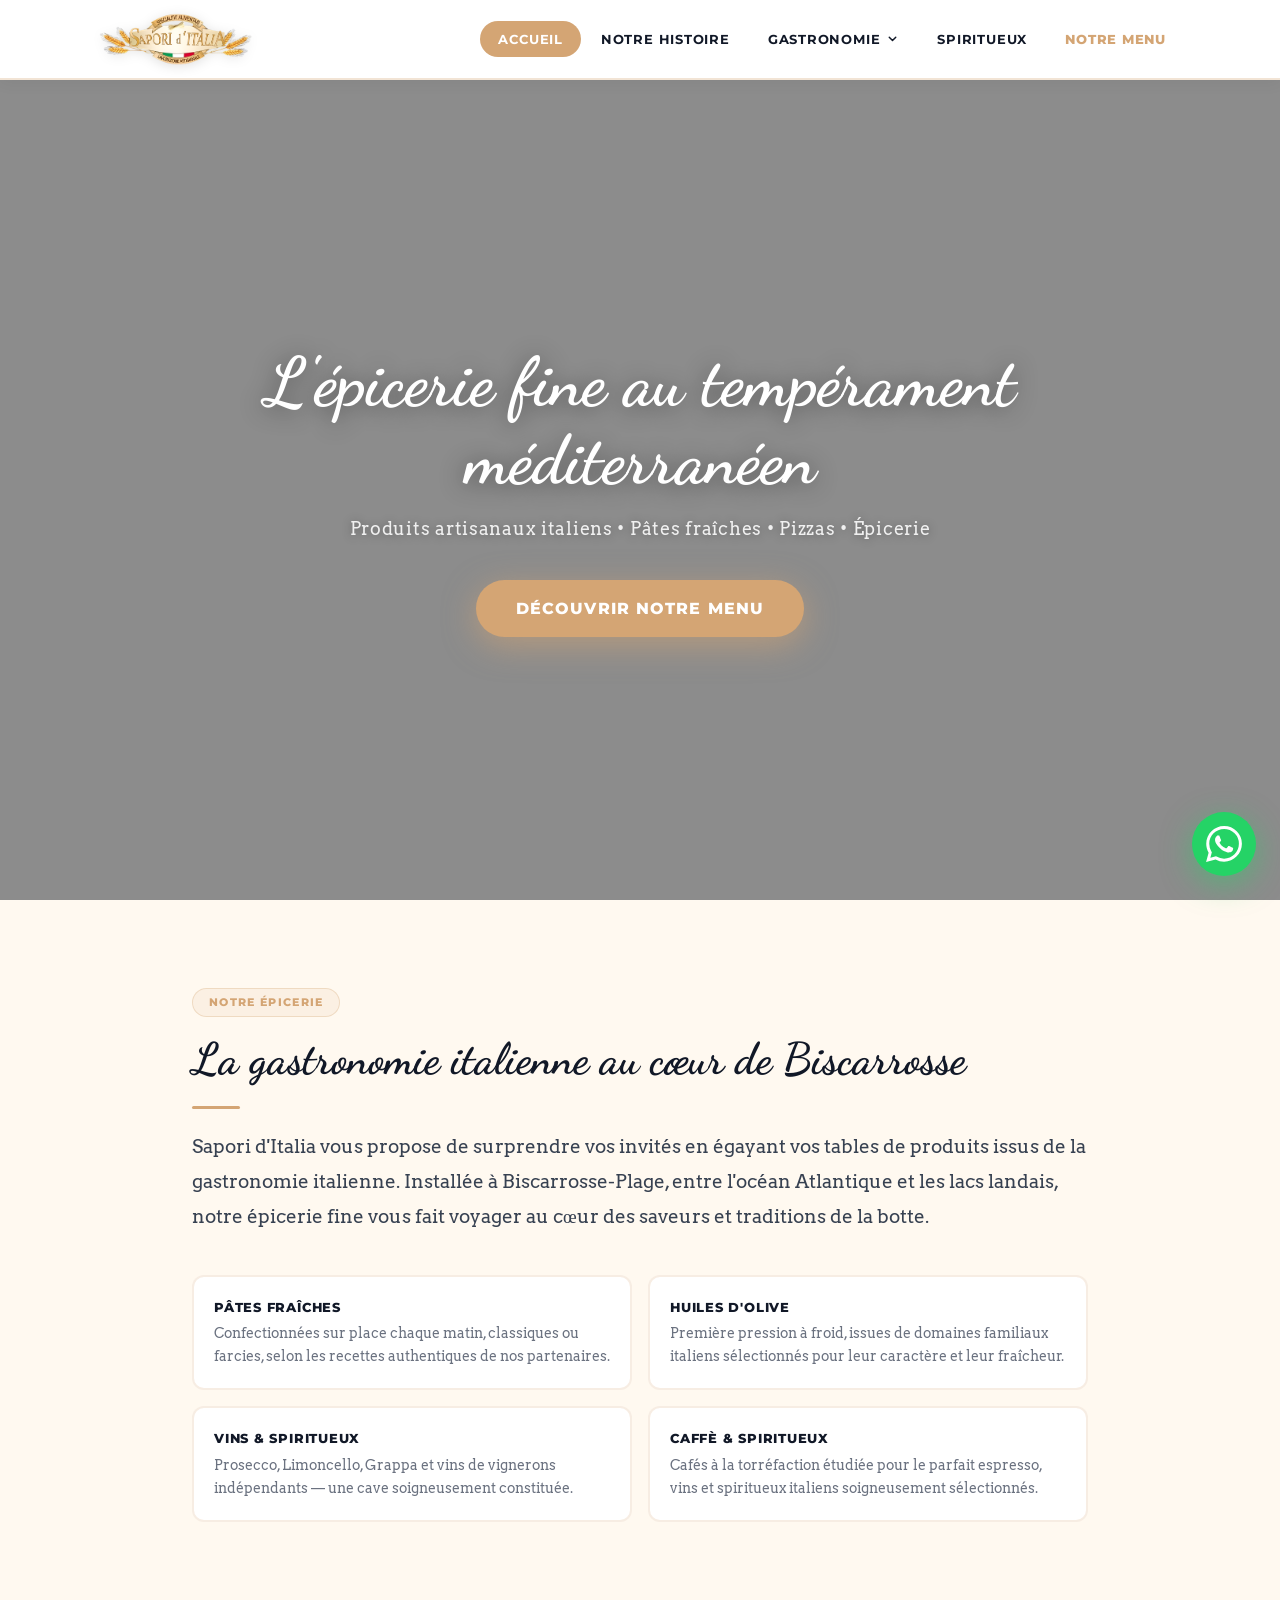
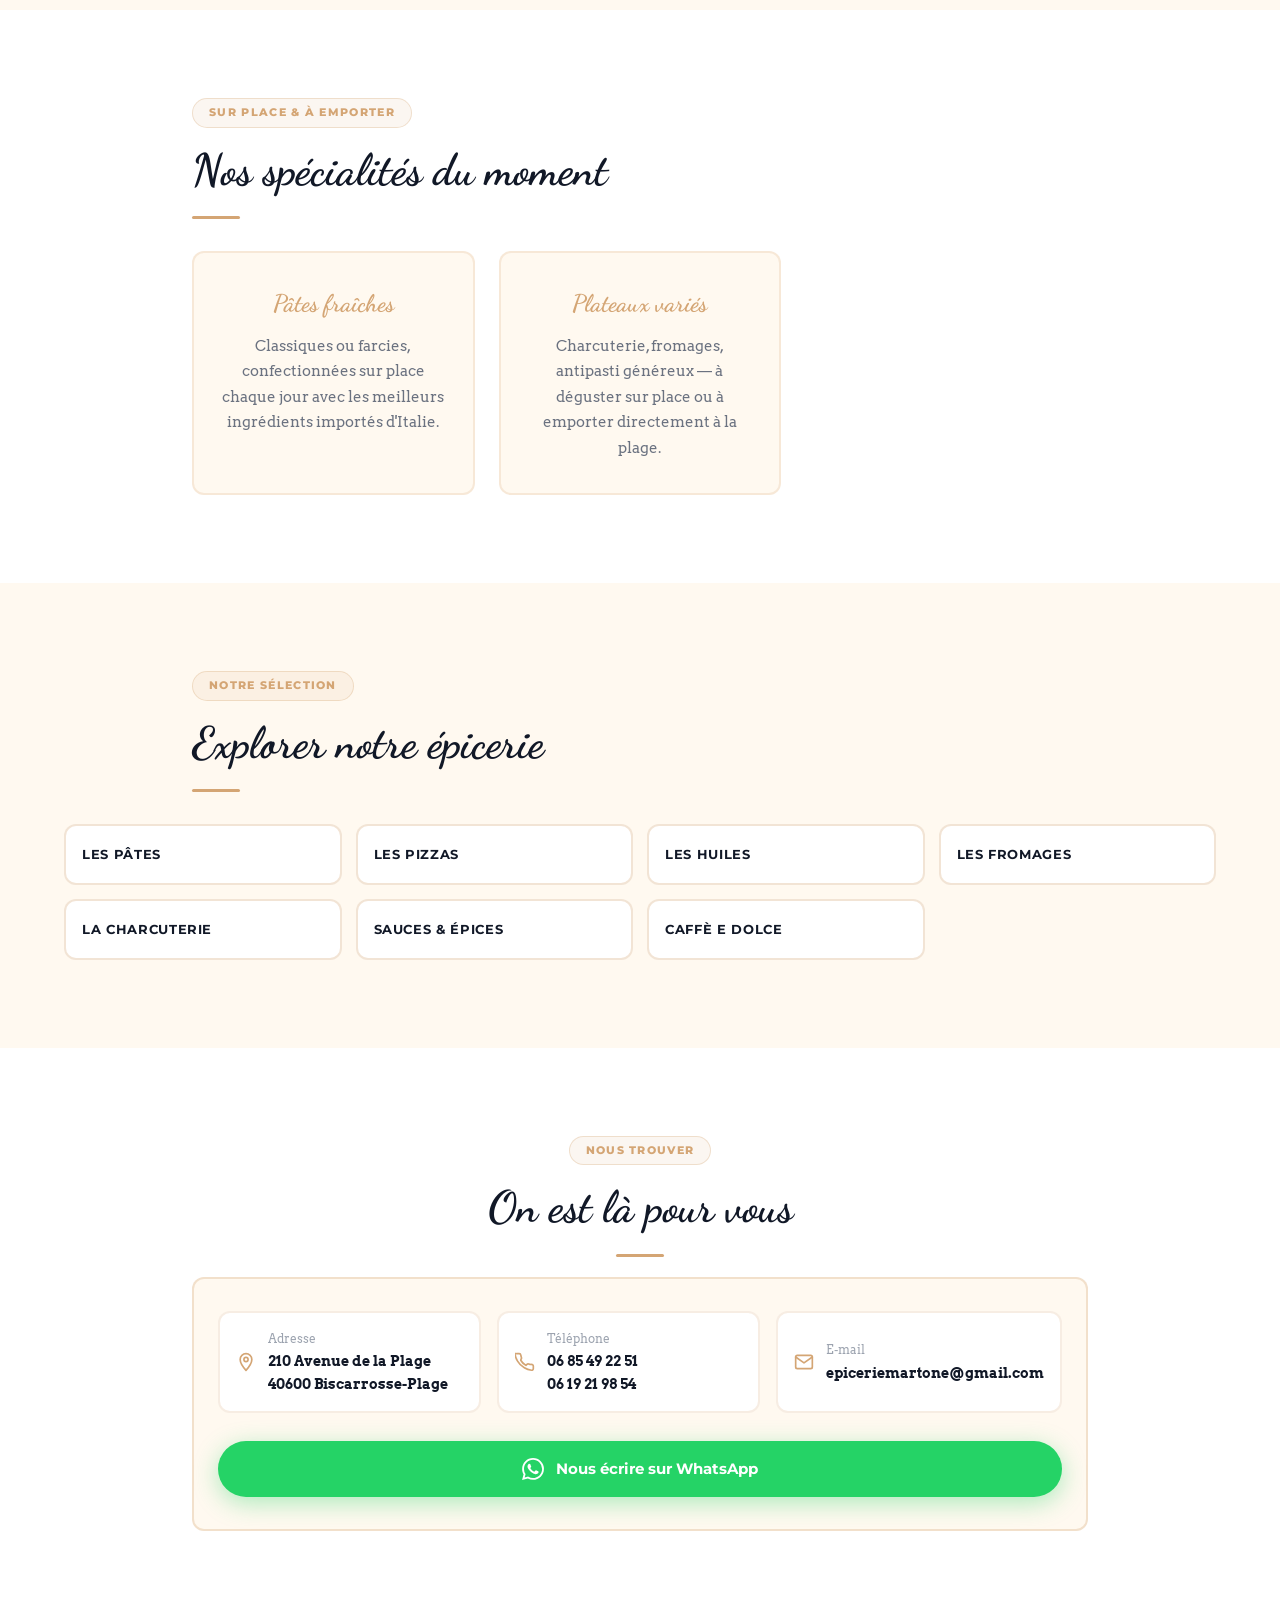
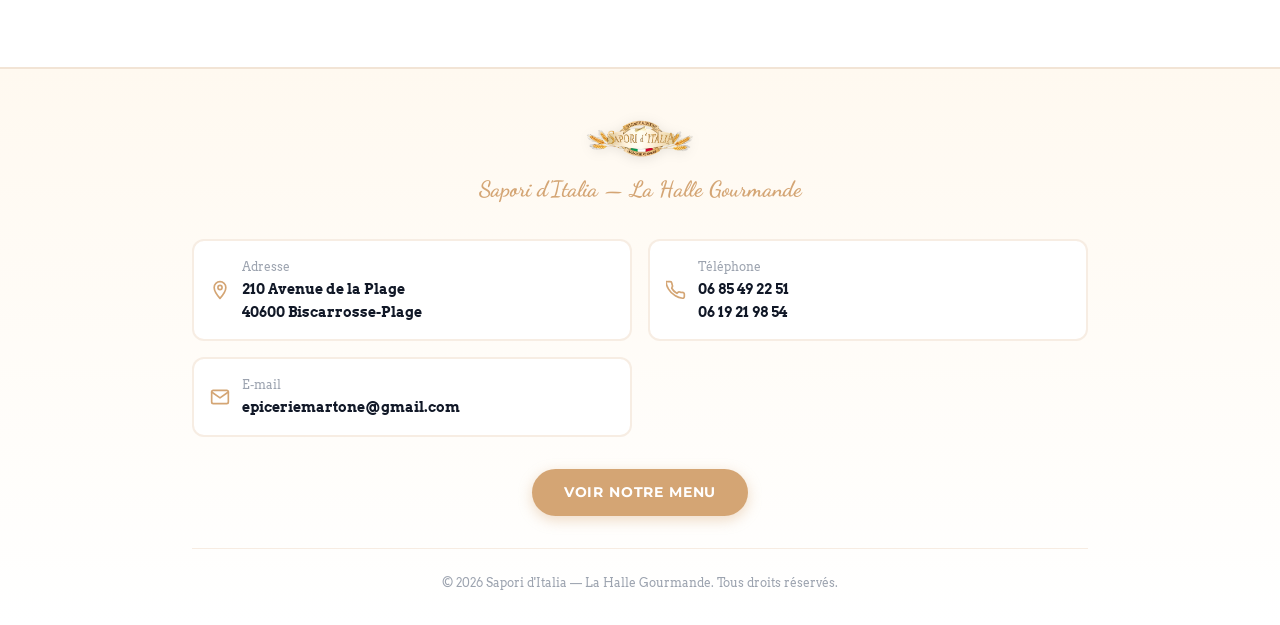
<file: index.html>
<!DOCTYPE html>
<html lang="fr">
<head>
  <meta charset="UTF-8">
  <meta name="viewport" content="width=device-width, initial-scale=1.0">
  <title>Sapori d'Italia — Épicerie fine italienne à Biscarrosse-Plage</title>
  <meta name="description" content="Sapori d'Italia, épicerie fine italienne à Biscarrosse-Plage. Pâtes fraîches confectionnées sur place, pizzas, huiles d'olive, fromages, charcuterie et spiritueux artisanaux.">
  <meta name="robots" content="index, follow">
  <meta property="og:type" content="website">
  <meta property="og:locale" content="fr_FR">
  <meta property="og:site_name" content="Sapori d'Italia">
  <meta property="og:url" content="https://heliomrt95.github.io/sapori-ditalia/">
  <meta property="og:title" content="Sapori d'Italia — Épicerie Fine Italienne à Biscarrosse">
  <meta property="og:description" content="Sapori d'Italia, épicerie fine italienne à Biscarrosse-Plage. Pâtes fraîches confectionnées sur place, pizzas, huiles d'olive, fromages, charcuterie et spiritueux artisanaux.">
  <meta property="og:image" content="https://heliomrt95.github.io/sapori-ditalia/assets/logo2.png">

  <link rel="preconnect" href="https://fonts.googleapis.com">
  <link rel="preconnect" href="https://fonts.gstatic.com" crossorigin>
  <link href="https://fonts.googleapis.com/css2?family=Dancing+Script:wght@700&family=Arvo:ital,wght@0,400;0,700;1,400&family=Montserrat:wght@400;700;800&display=swap" rel="stylesheet">

  <link rel="stylesheet" href="style.css">

  <style>

    /* ── UTILITAIRES PAGE ───────────────────────────────────────── */

    .page-section {
      padding: 4rem 1.25rem;
    }

    .section-inner {
      max-width: 56rem;
      margin: 0 auto;
    }

    .section-inner--wide {
      max-width: 72rem;
      margin: 0 auto;
    }

    .section-tag {
      display: inline-block;
      font-family: var(--font-sans);
      font-size: 0.6875rem;
      font-weight: 800;
      text-transform: uppercase;
      letter-spacing: 0.12em;
      color: var(--color-primary);
      background: rgba(212, 165, 116, 0.1);
      border: 1px solid var(--color-border);
      border-radius: var(--radius-pill);
      padding: 0.3rem 1rem;
      margin-bottom: 1rem;
    }

    .section-title {
      font-family: var(--font-cursive);
      font-size: clamp(1.75rem, 5vw, 2.75rem);
      font-weight: 700;
      color: var(--color-text);
      line-height: 1.2;
      margin-bottom: 0.75rem;
    }

    .section-divider {
      width: 3rem;
      height: 3px;
      background: var(--color-primary);
      border-radius: 2px;
      margin: 1.25rem 0;
    }

    .text-center { text-align: center; }
    .section-divider.mx-auto { margin-left: auto; margin-right: auto; }


    /* ── 1. HERO ────────────────────────────────────────────────── */

    .hero {
      position: relative;
      min-height: calc(100vh - var(--header-height));
      min-height: calc(100svh - var(--header-height));
      display: flex;
      align-items: center;
      justify-content: center;
      overflow: hidden;
    }

    .hero-bg {
      position: absolute;
      inset: 0;
      background-image: url('https://images.unsplash.com/photo-1555396273-367ea4eb4db5?auto=format&fit=crop&w=1920&q=80');
      background-size: cover;
      background-position: center;
      animation: kenBurns 10s ease-out forwards;
    }

    @keyframes kenBurns {
      from { transform: scale(1.06); }
      to   { transform: scale(1); }
    }

    .hero-overlay {
      position: absolute;
      inset: 0;
      background: rgba(0, 0, 0, 0.45);
    }

    .hero-content {
      position: relative;
      text-align: center;
      padding: 2rem 1.25rem;
      max-width: 52rem;
      animation: heroFadeIn 0.9s ease 0.2s both;
    }

    @keyframes heroFadeIn {
      from { opacity: 0; transform: translateY(1.5rem); }
      to   { opacity: 1; transform: translateY(0); }
    }

    .hero-title {
      font-family: var(--font-cursive);
      font-size: clamp(2rem, 7vw, 4.25rem);
      font-weight: 700;
      color: var(--color-white);
      line-height: 1.15;
      margin-bottom: 1rem;
      text-shadow: 0 2px 24px rgba(0, 0, 0, 0.45);
    }

    .hero-subtitle {
      font-family: var(--font-serif);
      font-size: clamp(0.9rem, 2.5vw, 1.125rem);
      color: rgba(255, 255, 255, 0.88);
      letter-spacing: 0.04em;
      margin-bottom: 2.25rem;
      text-shadow: 0 1px 10px rgba(0, 0, 0, 0.35);
    }

    .hero-cta {
      display: inline-flex;
      align-items: center;
      gap: 0.5rem;
      padding: 1rem 2.5rem;
      background: var(--color-primary);
      color: var(--color-white);
      border-radius: var(--radius-pill);
      font-family: var(--font-sans);
      font-size: 1rem;
      font-weight: 800;
      text-transform: uppercase;
      letter-spacing: 0.07em;
      box-shadow: 0 8px 32px rgba(212, 165, 116, 0.6);
      transition: background 0.2s ease, transform 0.2s ease, box-shadow 0.2s ease;
    }

    .hero-cta:hover {
      background: #c8955f;
      transform: translateY(-3px);
      box-shadow: 0 14px 40px rgba(212, 165, 116, 0.7);
    }


    /* ── 2. INTRO ───────────────────────────────────────────────── */

    .intro {
      background: var(--color-cream);
    }

    .intro-lead {
      font-family: var(--font-serif);
      font-size: clamp(1rem, 2.5vw, 1.1875rem);
      color: var(--color-dark-text);
      line-height: 1.85;
      margin-bottom: 2.5rem;
    }

    .highlights-grid {
      display: grid;
      grid-template-columns: 1fr;
      gap: 1rem;
    }

    .highlight-card {
      display: flex;
      align-items: flex-start;
      gap: 1rem;
      padding: 1.25rem;
      background: var(--color-white);
      border-radius: var(--radius-card);
      border: 2px solid var(--color-border-sm);
    }

    .highlight-icon {
      font-size: 1.75rem;
      flex-shrink: 0;
      line-height: 1;
    }

    .highlight-body h3 {
      font-family: var(--font-sans);
      font-size: 0.8125rem;
      font-weight: 800;
      text-transform: uppercase;
      letter-spacing: 0.06em;
      color: var(--color-text);
      margin-bottom: 0.3rem;
    }

    .highlight-body p {
      font-family: var(--font-serif);
      font-size: 0.875rem;
      color: var(--color-muted);
      line-height: 1.65;
    }


    /* ── 3. À EMPORTER ──────────────────────────────────────────── */

    .emporter {
      background: var(--color-white);
    }

    .emporter-grid {
      display: grid;
      grid-template-columns: 1fr;
      gap: 1.5rem;
      margin-top: 2rem;
    }

    .emporter-card {
      padding: 2rem 1.5rem;
      background: var(--color-cream);
      border-radius: var(--radius-card);
      border: 2px solid var(--color-border-sm);
      text-align: center;
      transition: transform 0.22s ease, box-shadow 0.22s ease, border-color 0.22s ease;
    }

    .emporter-card:hover {
      transform: translateY(-5px);
      box-shadow: 0 14px 36px rgba(0, 0, 0, 0.09);
      border-color: var(--color-primary);
    }

    .emporter-emoji {
      font-size: 3rem;
      display: block;
      margin-bottom: 1rem;
      line-height: 1;
    }

    .emporter-card h3 {
      font-family: var(--font-cursive);
      font-size: 1.5rem;
      font-weight: 700;
      color: var(--color-primary);
      margin-bottom: 0.625rem;
    }

    .emporter-card p {
      font-family: var(--font-serif);
      font-size: 0.9375rem;
      color: var(--color-muted);
      line-height: 1.7;
    }


    /* ── 4. CATÉGORIES ──────────────────────────────────────────── */

    .categories {
      background: var(--color-cream);
    }

    .categories-grid {
      display: grid;
      grid-template-columns: repeat(2, 1fr);
      gap: 0.875rem;
      margin-top: 2rem;
    }

    .cat-card {
      display: flex;
      align-items: center;
      gap: 0.75rem;
      padding: 1.125rem 1rem;
      background: var(--color-white);
      border-radius: var(--radius-card);
      border: 2px solid var(--color-border);
      text-decoration: none;
      color: var(--color-text);
      transition: transform 0.2s ease, box-shadow 0.2s ease, border-color 0.2s ease, background 0.2s ease;
    }

    .cat-card:hover {
      transform: translateY(-3px);
      box-shadow: 0 8px 24px rgba(212, 165, 116, 0.22);
      border-color: var(--color-primary);
      background: rgba(212, 165, 116, 0.06);
    }

    .cat-card-emoji {
      font-size: 1.625rem;
      flex-shrink: 0;
      line-height: 1;
    }

    .cat-card-label {
      font-family: var(--font-sans);
      font-size: 0.8125rem;
      font-weight: 700;
      text-transform: uppercase;
      letter-spacing: 0.05em;
    }


    /* ── 5. CONTACT RAPIDE ──────────────────────────────────────── */

    .contact-rapide {
      background: var(--color-white);
    }

    .contact-box {
      background: var(--color-cream);
      border-radius: var(--radius-card);
      border: 2px solid var(--color-border);
      padding: 2rem 1.5rem;
    }

    .contact-rapide-grid {
      display: grid;
      grid-template-columns: 1fr;
      gap: 1rem;
      margin-bottom: 1.75rem;
    }

    .wa-cta {
      display: flex;
      align-items: center;
      justify-content: center;
      gap: 0.75rem;
      padding: 1rem 2rem;
      background: var(--color-whatsapp);
      color: var(--color-white);
      border-radius: var(--radius-pill);
      font-family: var(--font-sans);
      font-size: 0.9375rem;
      font-weight: 700;
      text-decoration: none;
      box-shadow: 0 6px 24px rgba(37, 211, 102, 0.38);
      transition: background 0.2s ease, transform 0.2s ease, box-shadow 0.2s ease;
    }

    .wa-cta:hover {
      background: #20bd5a;
      transform: translateY(-2px);
      box-shadow: 0 10px 30px rgba(37, 211, 102, 0.5);
    }

    .wa-cta svg {
      width: 1.375rem;
      height: 1.375rem;
      flex-shrink: 0;
    }


    /* ── ANIMATIONS SCROLL ──────────────────────────────────────── */



    /* ── RESPONSIVE ─────────────────────────────────────────────── */

    @media (min-width: 640px) {
      .highlights-grid     { grid-template-columns: 1fr 1fr; }
      .emporter-grid       { grid-template-columns: repeat(3, 1fr); }
      .categories-grid     { grid-template-columns: repeat(3, 1fr); }
      .contact-rapide-grid { grid-template-columns: repeat(3, 1fr); }
    }

    @media (min-width: 1024px) {
      .page-section    { padding: 5.5rem 2rem; }
      .categories-grid { grid-template-columns: repeat(4, 1fr); }
    }

  </style>
</head>
<body>

  <!-- Navigation injectée par nav.js -->
  <div id="header"></div>

  <main>

    <!-- ═══════════════════════════════════════════════════════════
         1. HERO
         ═══════════════════════════════════════════════════════════ -->
    <section class="hero" aria-label="Bienvenue chez Sapori d'Italia">
      <div class="hero-bg" role="img" aria-label="Épicerie italienne"></div>
      <div class="hero-overlay" aria-hidden="true"></div>
      <div class="hero-content">
        <h1 class="hero-title">L'épicerie fine au&nbsp;tempérament méditerranéen</h1>
        <p class="hero-subtitle">Produits artisanaux italiens&nbsp;• Pâtes fraîches&nbsp;• Pizzas&nbsp;• Épicerie</p>
        <a class="hero-cta" href="menu.html">Découvrir notre menu</a>
      </div>
    </section>


    <!-- ═══════════════════════════════════════════════════════════
         2. INTRO
         ═══════════════════════════════════════════════════════════ -->
    <section class="intro page-section" aria-labelledby="intro-title">
      <div class="section-inner">

        <span class="section-tag reveal">Notre épicerie</span>
        <h2 class="section-title reveal reveal-d1" id="intro-title">
          La gastronomie italienne au cœur de Biscarrosse
        </h2>
        <div class="section-divider reveal reveal-d2"></div>

        <p class="intro-lead reveal reveal-d2">
          Sapori d'Italia vous propose de surprendre vos invités en égayant vos tables
          de produits issus de la gastronomie italienne. Installée à Biscarrosse-Plage,
          entre l'océan Atlantique et les lacs landais, notre épicerie fine vous fait
          voyager au cœur des saveurs et traditions de la botte.
        </p>

        <div class="highlights-grid">
          <div class="highlight-card reveal reveal-d1">
            <div class="highlight-body">
              <h3>Pâtes fraîches</h3>
              <p>Confectionnées sur place chaque matin, classiques ou farcies, selon les recettes authentiques de nos partenaires.</p>
            </div>
          </div>
          <div class="highlight-card reveal reveal-d2">
            <div class="highlight-body">
              <h3>Huiles d'olive</h3>
              <p>Première pression à froid, issues de domaines familiaux italiens sélectionnés pour leur caractère et leur fraîcheur.</p>
            </div>
          </div>
          <div class="highlight-card reveal reveal-d3">
            <div class="highlight-body">
              <h3>Vins & spiritueux</h3>
              <p>Prosecco, Limoncello, Grappa et vins de vignerons indépendants — une cave soigneusement constituée.</p>
            </div>
          </div>
          <div class="highlight-card reveal reveal-d4">
            <div class="highlight-body">
              <h3>Caffè & spiritueux</h3>
              <p>Cafés à la torréfaction étudiée pour le parfait espresso, vins et spiritueux italiens soigneusement sélectionnés.</p>
            </div>
          </div>
        </div>

      </div>
    </section>


    <!-- ═══════════════════════════════════════════════════════════
         3. À EMPORTER
         ═══════════════════════════════════════════════════════════ -->
    <section class="emporter page-section" aria-labelledby="emporter-title">
      <div class="section-inner">

        <span class="section-tag reveal">Sur place & à emporter</span>
        <h2 class="section-title reveal reveal-d1" id="emporter-title">
          Nos spécialités du moment
        </h2>
        <div class="section-divider reveal reveal-d2"></div>

        <div class="emporter-grid">
          <article class="emporter-card reveal reveal-d1">
            <h3>Pâtes fraîches</h3>
            <p>Classiques ou farcies, confectionnées sur place chaque jour avec les meilleurs ingrédients importés d'Italie.</p>
          </article>
          <article class="emporter-card reveal reveal-d3">
            <h3>Plateaux variés</h3>
            <p>Charcuterie, fromages, antipasti généreux — à déguster sur place ou à emporter directement à la plage.</p>
          </article>
        </div>

      </div>
    </section>


    <!-- ═══════════════════════════════════════════════════════════
         4. CATÉGORIES
         ═══════════════════════════════════════════════════════════ -->
    <section class="categories page-section" aria-labelledby="categories-title">
      <div class="section-inner--wide">

        <div class="section-inner" style="padding:0">
          <span class="section-tag reveal">Notre sélection</span>
          <h2 class="section-title reveal reveal-d1" id="categories-title">
            Explorer notre épicerie
          </h2>
          <div class="section-divider reveal reveal-d2"></div>
        </div>

        <div class="categories-grid">
          <a class="cat-card reveal reveal-d1" href="gastronomie.html#pates">
            <span class="cat-card-label">Les pâtes</span>
          </a>
          <a class="cat-card reveal reveal-d2" href="gastronomie.html#pizzas">
            <span class="cat-card-label">Les pizzas</span>
          </a>
          <a class="cat-card reveal reveal-d3" href="gastronomie.html#huiles">
            <span class="cat-card-label">Les huiles</span>
          </a>
          <a class="cat-card reveal reveal-d1" href="gastronomie.html#fromages">
            <span class="cat-card-label">Les fromages</span>
          </a>
          <a class="cat-card reveal reveal-d2" href="gastronomie.html#charcuterie">
            <span class="cat-card-label">La charcuterie</span>
          </a>
          <a class="cat-card reveal reveal-d3" href="gastronomie.html#sauces">
            <span class="cat-card-label">Sauces & épices</span>
          </a>
          <a class="cat-card reveal reveal-d1" href="gastronomie.html#caffe">
            <span class="cat-card-label">Caffè e dolce</span>
          </a>
        </div>

      </div>
    </section>


    <!-- ═══════════════════════════════════════════════════════════
         5. CONTACT RAPIDE
         ═══════════════════════════════════════════════════════════ -->
    <section class="contact-rapide page-section" aria-labelledby="contact-title">
      <div class="section-inner">

        <div class="text-center">
          <span class="section-tag reveal">Nous trouver</span>
          <h2 class="section-title reveal reveal-d1" id="contact-title">On est là pour vous</h2>
          <div class="section-divider mx-auto reveal reveal-d2"></div>
        </div>

        <div class="contact-box reveal">
          <div class="contact-rapide-grid">

            <div class="contact-card">
              <svg class="contact-icon" viewBox="0 0 24 24" fill="none" stroke="currentColor"
                stroke-width="2" stroke-linecap="round" stroke-linejoin="round" aria-hidden="true">
                <path d="M12 2C8.13 2 5 5.13 5 9c0 5.25 7 13 7 13s7-7.75 7-13c0-3.87-3.13-7-7-7z"/>
                <circle cx="12" cy="9" r="2.5"/>
              </svg>
              <div class="contact-text">
                <span class="contact-label">Adresse</span>
                <span class="contact-value">210 Avenue de la Plage<br>40600 Biscarrosse-Plage</span>
              </div>
            </div>

            <a class="contact-card" href="tel:+33685492251">
              <svg class="contact-icon" viewBox="0 0 24 24" fill="none" stroke="currentColor"
                stroke-width="2" stroke-linecap="round" stroke-linejoin="round" aria-hidden="true">
                <path d="M22 16.92v3a2 2 0 01-2.18 2 19.79 19.79 0 01-8.63-3.07
                  A19.5 19.5 0 013.07 11 19.79 19.79 0 010 2.18a2 2 0 012-.18h3
                  a2 2 0 012 1.72c.127.96.361 1.903.7 2.81a2 2 0 01-.45 2.11
                  L6.91 9.91a16 16 0 006.16 6.16l1.27-1.27a2 2 0 012.11-.45
                  c.907.339 1.85.573 2.81.7A2 2 0 0122 16.92z"/>
              </svg>
              <div class="contact-text">
                <span class="contact-label">Téléphone</span>
                <span class="contact-value">06 85 49 22 51<br>06 19 21 98 54</span>
              </div>
            </a>

            <a class="contact-card" href="mailto:epiceriemartone@gmail.com">
              <svg class="contact-icon" viewBox="0 0 24 24" fill="none" stroke="currentColor"
                stroke-width="2" stroke-linecap="round" stroke-linejoin="round" aria-hidden="true">
                <path d="M4 4h16c1.1 0 2 .9 2 2v12c0 1.1-.9 2-2 2H4
                  c-1.1 0-2-.9-2-2V6c0-1.1.9-2 2-2z"/>
                <polyline points="22,6 12,13 2,6"/>
              </svg>
              <div class="contact-text">
                <span class="contact-label">E-mail</span>
                <span class="contact-value">epiceriemartone@gmail.com</span>
              </div>
            </a>

          </div>

          <a class="wa-cta" href="https://wa.me/33685492251"
            target="_blank" rel="noopener noreferrer">
            <svg viewBox="0 0 24 24" fill="currentColor" aria-hidden="true">
              <path d="M17.472 14.382c-.297-.149-1.758-.867-2.03-.967-.273-.099
                -.471-.148-.67.15-.197.297-.767.966-.94 1.164-.173.199-.347.223
                -.644.075-.297-.15-1.255-.463-2.39-1.475-.883-.788-1.48-1.761
                -1.653-2.059-.173-.297-.018-.458.13-.606.134-.133.298-.347.446
                -.52.149-.174.198-.298.298-.497.099-.198.05-.371-.025-.52-.075
                -.149-.669-1.612-.916-2.207-.242-.579-.487-.5-.669-.51-.173-.008
                -.371-.01-.57-.01-.198 0-.52.074-.792.372-.272.297-1.04 1.016
                -1.04 2.479 0 1.462 1.065 2.875 1.213 3.074.149.198 2.096 3.2
                5.077 4.487.709.306 1.262.489 1.694.625.712.227 1.36.195 1.871
                .118.571-.085 1.758-.719 2.006-1.413.248-.694.248-1.289.173
                -1.413-.074-.124-.272-.198-.57-.347m-5.421 7.403h-.004a9.87 9.87
                0 01-5.031-1.378l-.361-.214-3.741.982.998-3.648-.235-.374a9.86
                9.86 0 01-1.51-5.26c.001-5.45 4.436-9.884 9.888-9.884 2.64 0
                5.122 1.03 6.988 2.898a9.825 9.825 0 012.893 6.994c-.003 5.45
                -4.437 9.884-9.885 9.884m8.413-18.297A11.815 11.815 0 0012.05
                0C5.495 0 .16 5.335.157 11.892c0 2.096.547 4.142 1.588 5.945
                L.057 24l6.305-1.654a11.882 11.882 0 005.683 1.448h.005
                c6.554 0 11.89-5.335 11.893-11.893a11.821 11.821 0 00-3.48-8.413z"/>
            </svg>
            Nous écrire sur WhatsApp
          </a>
        </div>

      </div>
    </section>

  </main>

  <!-- Footer + bouton WhatsApp flottant injectés par nav.js -->
  <div id="footer"></div>

  <script src="nav.js"></script>
  <script>
    /* Scroll reveal via IntersectionObserver */
    const observer = new IntersectionObserver(entries => {
      entries.forEach(e => {
        if (e.isIntersecting) {
          e.target.classList.add('visible');
          observer.unobserve(e.target);
        }
      });
    }, { threshold: 0.12 });

    document.querySelectorAll('.reveal').forEach(el => observer.observe(el));
  </script>
</body>
</html>
</file>
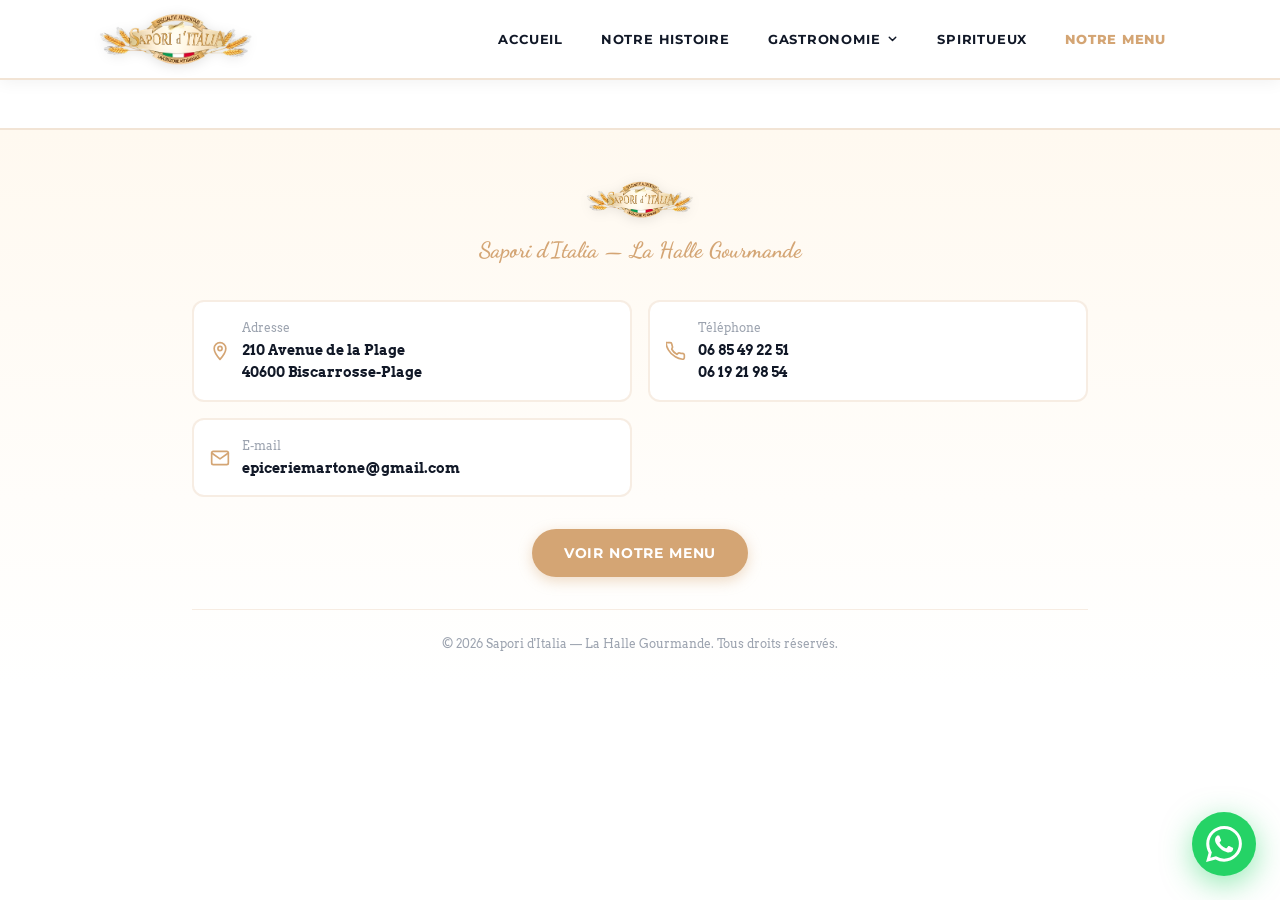
<file: _template.html>
<!DOCTYPE html>
<html lang="fr">
<head>
  <meta charset="UTF-8">
  <meta name="viewport" content="width=device-width, initial-scale=1.0">
  <title>Titre de la page — Sapori d'Italia</title>

  <!-- Google Fonts -->
  <link rel="preconnect" href="https://fonts.googleapis.com">
  <link rel="preconnect" href="https://fonts.gstatic.com" crossorigin>
  <link href="https://fonts.googleapis.com/css2?family=Dancing+Script:wght@700&family=Arvo:wght@400;700&family=Montserrat:wght@400;700;800&display=swap" rel="stylesheet">

  <!-- Design system commun -->
  <link rel="stylesheet" href="style.css">
</head>
<body>

  <!-- Header injecté par nav.js -->
  <div id="header"></div>

  <!-- ═══════════════════════════════════════════════════════════
       CONTENU DE LA PAGE
       ═══════════════════════════════════════════════════════════ -->
  <main>
    <!-- … votre contenu ici … -->
  </main>

  <!-- Footer + bouton WhatsApp injectés par nav.js -->
  <div id="footer"></div>

  <!-- Navigation commune -->
  <script src="nav.js"></script>
</body>
</html>
</file>
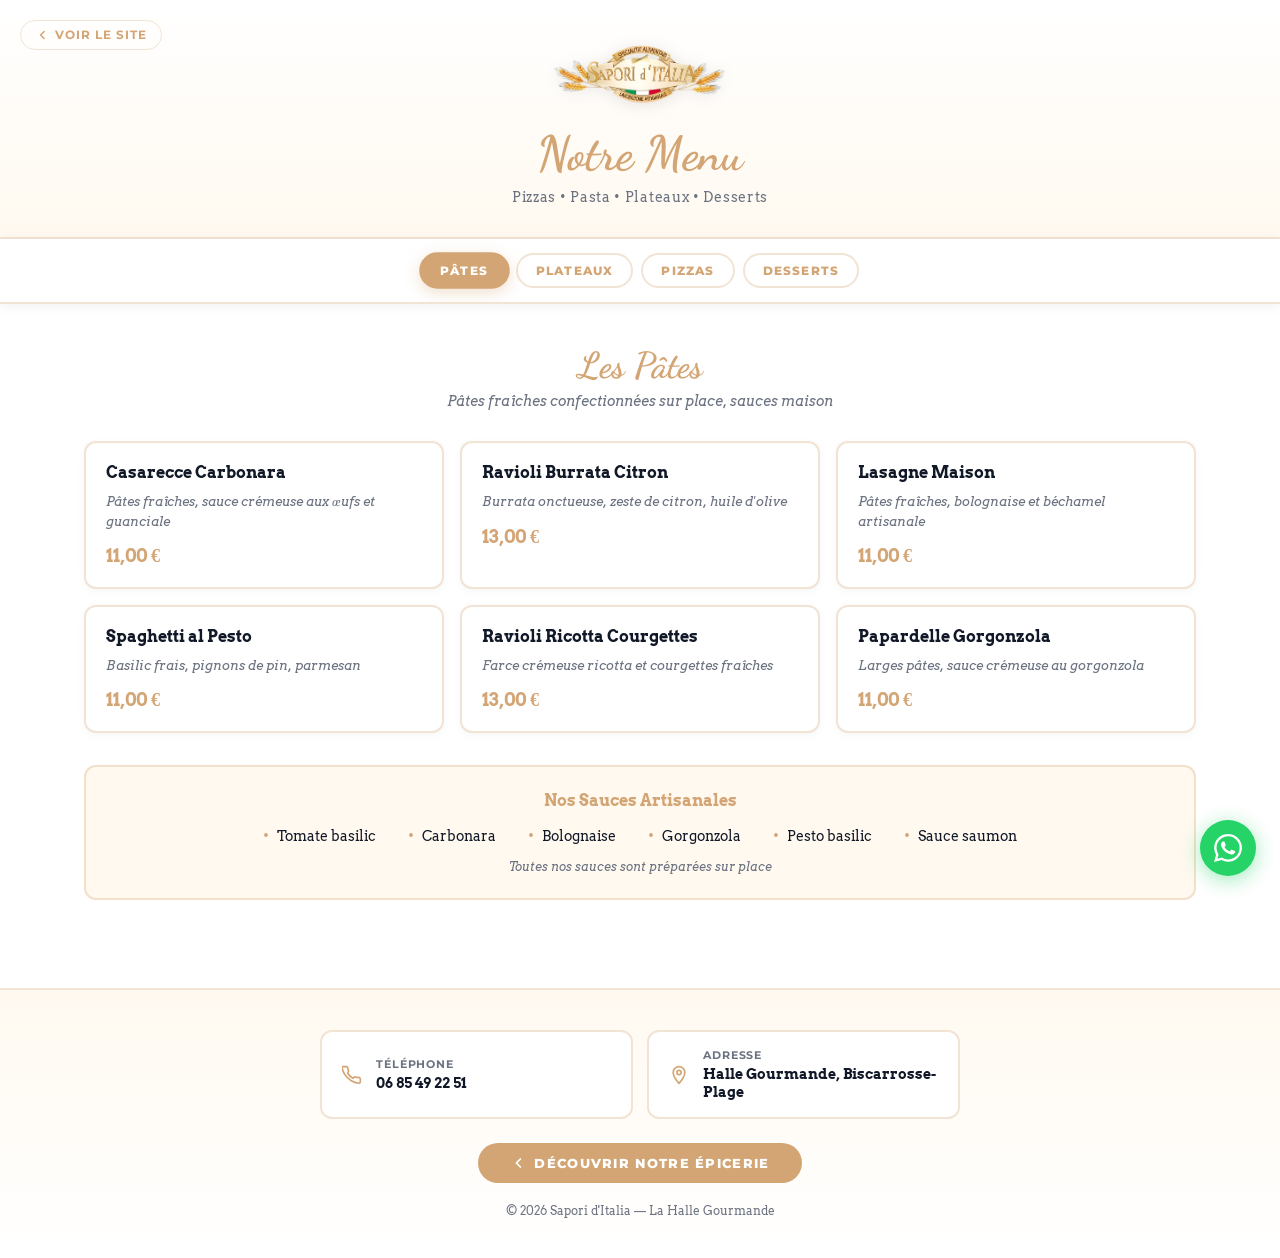
<file: menu.html>
<!DOCTYPE html>
<html lang="fr">
<head>
  <meta charset="UTF-8">
  <meta name="viewport" content="width=device-width, initial-scale=1.0">
  <title>Notre Menu — Sapori d'Italia</title>
  <meta name="description" content="Pâtes fraîches, pizzas, plateaux et desserts — la carte de Sapori d'Italia à Biscarrosse-Plage.">
  <meta name="robots" content="index, follow">

  <link rel="preconnect" href="https://fonts.googleapis.com">
  <link rel="preconnect" href="https://fonts.gstatic.com" crossorigin>
  <link href="https://fonts.googleapis.com/css2?family=Dancing+Script:wght@700&family=Arvo:ital,wght@0,400;0,700;1,400&family=Montserrat:wght@400;700;800&display=swap" rel="stylesheet">

  <style>
    /* ── Variables ──────────────────────────────────────────────── */
    :root {
      --gold:      #D4A574;
      --gold-light: rgba(212, 165, 116, 0.15);
      --gold-border: rgba(212, 165, 116, 0.3);
      --cream:     #FFF9F0;
      --white:     #ffffff;
      --text:      #111827;
      --muted:     #6b7280;
      --radius:    0.75rem;
      --radius-pill: 9999px;
      --f-cursive: 'Dancing Script', cursive;
      --f-serif:   'Arvo', serif;
      --f-sans:    'Montserrat', sans-serif;
    }

    *, *::before, *::after { box-sizing: border-box; margin: 0; padding: 0; }

    html { scroll-behavior: smooth; }

    body {
      font-family: var(--f-sans);
      background: var(--white);
      color: var(--text);
      min-height: 100vh;
    }

    /* ── Header ─────────────────────────────────────────────────── */
    .menu-header {
      background: linear-gradient(to bottom, var(--white), var(--cream));
      border-bottom: 2px solid var(--gold-border);
      padding: 2.5rem 1.25rem 2rem;
      text-align: center;
      position: relative;
    }

    .back-link {
      position: absolute;
      top: 1.25rem;
      left: 1.25rem;
      display: inline-flex;
      align-items: center;
      gap: 0.4rem;
      font-family: var(--f-sans);
      font-size: 0.75rem;
      font-weight: 700;
      text-transform: uppercase;
      letter-spacing: 0.08em;
      color: var(--gold);
      text-decoration: none;
      border: 1.5px solid var(--gold-border);
      border-radius: var(--radius-pill);
      padding: 0.4rem 0.875rem;
      transition: background 0.2s, color 0.2s;
    }
    .back-link:hover { background: var(--gold); color: var(--white); }
    .back-link svg { width: 14px; height: 14px; flex-shrink: 0; }

    .menu-logo {
      width: 180px;
      height: auto;
      display: block;
      margin: 0 auto 1.25rem;
      filter: drop-shadow(0 2px 8px rgba(0,0,0,0.1));
    }

    .menu-header-title {
      font-family: var(--f-cursive);
      font-size: clamp(2rem, 8vw, 3rem);
      color: var(--gold);
      line-height: 1.1;
      margin-bottom: 0.5rem;
    }

    .menu-header-sub {
      font-family: var(--f-serif);
      font-size: 0.875rem;
      color: var(--muted);
      letter-spacing: 0.05em;
    }

    /* ── Onglets catégories ──────────────────────────────────────── */
    .cat-tabs {
      position: sticky;
      top: 0;
      z-index: 50;
      background: rgba(255,255,255,0.97);
      backdrop-filter: blur(12px);
      -webkit-backdrop-filter: blur(12px);
      border-bottom: 2px solid var(--gold-border);
      box-shadow: 0 2px 12px rgba(0,0,0,0.06);
    }

    .cat-tabs-inner {
      display: flex;
      gap: 0.5rem;
      padding: 0.875rem 1rem;
      overflow-x: auto;
      scrollbar-width: none;
      max-width: 72rem;
      margin: 0 auto;
    }
    @media (min-width: 768px) {
      .cat-tabs-inner { justify-content: center; }
    }
    .cat-tabs-inner::-webkit-scrollbar { display: none; }

    .cat-tab {
      flex-shrink: 0;
      padding: 0.5rem 1.125rem;
      border-radius: var(--radius-pill);
      border: 2px solid var(--gold-border);
      background: var(--white);
      color: var(--gold);
      font-family: var(--f-sans);
      font-size: 0.75rem;
      font-weight: 800;
      text-transform: uppercase;
      letter-spacing: 0.1em;
      cursor: pointer;
      transition: background 0.2s, color 0.2s, transform 0.15s, box-shadow 0.2s;
      white-space: nowrap;
    }
    .cat-tab:hover { background: var(--cream); border-color: var(--gold); }
    .cat-tab.active {
      background: var(--gold);
      color: var(--white);
      border-color: var(--gold);
      box-shadow: 0 4px 14px rgba(212,165,116,0.35);
      transform: scale(1.04);
    }

    /* ── Contenu catégorie ───────────────────────────────────────── */
    .cat-panel { display: none; }
    .cat-panel.active { display: block; }

    .cat-section {
      padding: 2.5rem 1.25rem;
      max-width: 72rem;
      margin: 0 auto;
    }

    .cat-section-title {
      font-family: var(--f-cursive);
      font-size: clamp(1.5rem, 5vw, 2.25rem);
      color: var(--gold);
      text-align: center;
      margin-bottom: 0.375rem;
    }

    .cat-section-sub {
      font-family: var(--f-serif);
      font-style: italic;
      font-size: 0.875rem;
      color: var(--muted);
      text-align: center;
      margin-bottom: 2rem;
    }

    /* ── Grille de cartes ────────────────────────────────────────── */
    .cards-grid {
      display: grid;
      grid-template-columns: 1fr;
      gap: 1rem;
    }

    @media (min-width: 640px) {
      .cards-grid { grid-template-columns: repeat(2, 1fr); }
    }
    @media (min-width: 1024px) {
      .cards-grid { grid-template-columns: repeat(3, 1fr); }
    }

    .menu-card {
      background: var(--white);
      border: 2px solid var(--gold-border);
      border-radius: var(--radius);
      padding: 1.25rem;
      box-shadow: 0 2px 8px rgba(0,0,0,0.04);
      transition: border-color 0.2s, box-shadow 0.2s;
    }
    .menu-card:hover { border-color: var(--gold); box-shadow: 0 4px 16px rgba(212,165,116,0.2); }

    .card-header {
      display: flex;
      justify-content: space-between;
      align-items: flex-start;
      gap: 0.5rem;
      margin-bottom: 0.5rem;
    }

    .card-name {
      font-family: var(--f-serif);
      font-size: 1rem;
      font-weight: 700;
      color: var(--text);
      line-height: 1.3;
    }

    .card-badge {
      flex-shrink: 0;
      background: var(--gold);
      color: var(--white);
      font-family: var(--f-sans);
      font-size: 0.625rem;
      font-weight: 800;
      text-transform: uppercase;
      letter-spacing: 0.08em;
      padding: 0.2rem 0.5rem;
      border-radius: var(--radius-pill);
    }

    .card-desc {
      font-family: var(--f-serif);
      font-style: italic;
      font-size: 0.8125rem;
      color: var(--muted);
      line-height: 1.5;
      margin-bottom: 0.875rem;
    }

    .card-price {
      font-family: var(--f-serif);
      font-size: 1.125rem;
      font-weight: 700;
      color: var(--gold);
    }

    /* ── Sous-titre de section (Rosse / Bianche) ─────────────────── */
    .sub-title {
      font-family: var(--f-cursive);
      font-size: clamp(1.25rem, 4vw, 1.75rem);
      color: var(--gold);
      text-align: center;
      margin: 2rem 0 1.25rem;
    }
    .sub-title:first-of-type { margin-top: 0; }

    /* ── Bloc suppléments ────────────────────────────────────────── */
    .supplements-box {
      margin-top: 2rem;
      background: var(--cream);
      border: 2px solid var(--gold-border);
      border-radius: var(--radius);
      padding: 1.25rem 1.5rem;
    }

    .supplements-title {
      font-family: var(--f-serif);
      font-size: 1rem;
      font-weight: 700;
      color: var(--gold);
      text-align: center;
      margin-bottom: 1rem;
    }

    .supplement-row {
      display: flex;
      justify-content: space-between;
      align-items: center;
      font-family: var(--f-serif);
      font-size: 0.875rem;
      color: var(--text);
      padding: 0.375rem 0;
      border-bottom: 1px solid var(--gold-border);
    }
    .supplement-row:last-child { border-bottom: none; }
    .supplement-row span:last-child { color: var(--gold); font-weight: 700; }

    /* ── Bloc sauces ─────────────────────────────────────────────── */
    .sauces-box {
      margin-top: 2rem;
      background: var(--cream);
      border: 2px solid var(--gold-border);
      border-radius: var(--radius);
      padding: 1.5rem;
    }

    .sauces-title {
      font-family: var(--f-serif);
      font-size: 1rem;
      font-weight: 700;
      color: var(--gold);
      text-align: center;
      margin-bottom: 1rem;
    }

    .sauces-grid {
      display: grid;
      grid-template-columns: 1fr 1fr;
      gap: 0.5rem;
    }
    @media (min-width: 768px) {
      .sauces-grid {
        display: flex;
        flex-wrap: wrap;
        justify-content: center;
        gap: 0.5rem 2rem;
      }
    }

    .sauce-item {
      font-family: var(--f-serif);
      font-size: 0.875rem;
      color: var(--text);
      display: flex;
      align-items: center;
      gap: 0.5rem;
    }
    .sauce-item::before { content: '•'; color: var(--gold); font-size: 1.1em; }

    .sauces-note {
      font-family: var(--f-serif);
      font-style: italic;
      font-size: 0.75rem;
      color: var(--muted);
      text-align: center;
      margin-top: 0.875rem;
    }

    /* ── Footer ──────────────────────────────────────────────────── */
    .menu-footer {
      background: linear-gradient(to bottom, var(--cream), var(--white));
      border-top: 2px solid var(--gold-border);
      padding: 2.5rem 1.25rem;
      margin-top: 3rem;
    }

    .footer-inner {
      max-width: 40rem;
      margin: 0 auto;
    }

    .footer-contact-grid {
      display: grid;
      grid-template-columns: 1fr;
      gap: 0.875rem;
      margin-bottom: 1.5rem;
    }
    @media (min-width: 480px) {
      .footer-contact-grid { grid-template-columns: 1fr 1fr; }
    }

    .footer-contact-card {
      display: flex;
      align-items: center;
      gap: 0.875rem;
      padding: 1rem 1.25rem;
      background: var(--white);
      border: 2px solid var(--gold-border);
      border-radius: var(--radius);
      text-decoration: none;
      color: inherit;
      transition: border-color 0.2s, box-shadow 0.2s;
    }
    .footer-contact-card:hover { border-color: var(--gold); box-shadow: 0 4px 12px rgba(212,165,116,0.15); }

    .contact-icon {
      color: var(--gold);
      flex-shrink: 0;
    }

    .contact-label {
      display: block;
      font-family: var(--f-sans);
      font-size: 0.6875rem;
      font-weight: 700;
      text-transform: uppercase;
      letter-spacing: 0.08em;
      color: var(--muted);
      margin-bottom: 0.15rem;
    }

    .contact-value {
      display: block;
      font-family: var(--f-serif);
      font-size: 0.9rem;
      font-weight: 700;
      color: var(--text);
    }

    .footer-back {
      text-align: center;
      margin-bottom: 1.25rem;
    }

    .btn-site {
      display: inline-flex;
      align-items: center;
      gap: 0.5rem;
      padding: 0.75rem 2rem;
      background: var(--gold);
      color: var(--white);
      font-family: var(--f-sans);
      font-size: 0.8125rem;
      font-weight: 800;
      text-transform: uppercase;
      letter-spacing: 0.1em;
      border-radius: var(--radius-pill);
      text-decoration: none;
      transition: background 0.2s, transform 0.15s;
    }
    .btn-site:hover { background: #c8955f; transform: translateY(-1px); }

    .footer-copy {
      font-family: var(--f-serif);
      font-size: 0.75rem;
      color: var(--muted);
      text-align: center;
    }

    /* ── WhatsApp flottant ───────────────────────────────────────── */
    .whatsapp-btn {
      position: fixed;
      bottom: 1.5rem;
      right: 1.5rem;
      width: 3.5rem;
      height: 3.5rem;
      background: #25D366;
      color: var(--white);
      border-radius: 50%;
      display: flex;
      align-items: center;
      justify-content: center;
      box-shadow: 0 4px 20px rgba(37,211,102,0.45);
      text-decoration: none;
      transition: background 0.2s, transform 0.2s;
      z-index: 100;
    }
    .whatsapp-btn:hover { background: #20BD5A; transform: scale(1.1); }
    .whatsapp-btn svg { width: 1.75rem; height: 1.75rem; }
  </style>
</head>
<body>

  <!-- ═══════════════════════════════════════════════════════════
       HEADER
       ═══════════════════════════════════════════════════════════ -->
  <header class="menu-header">
    <a class="back-link" href="index.html">
      <svg viewBox="0 0 20 20" fill="none" stroke="currentColor" stroke-width="2.2" stroke-linecap="round" stroke-linejoin="round">
        <polyline points="13 15 8 10 13 5"/>
      </svg>
      Voir le site
    </a>
    <img class="menu-logo" src="assets/logo2.png" alt="Sapori d'Italia" loading="lazy">
    <h1 class="menu-header-title">Notre Menu</h1>
    <p class="menu-header-sub">Pizzas&nbsp;•&nbsp;Pasta&nbsp;•&nbsp;Plateaux&nbsp;•&nbsp;Desserts</p>
  </header>

  <!-- ═══════════════════════════════════════════════════════════
       ONGLETS CATÉGORIES
       ═══════════════════════════════════════════════════════════ -->
  <div class="cat-tabs" role="tablist" aria-label="Catégories du menu">
    <div class="cat-tabs-inner">
      <button class="cat-tab active" role="tab" aria-selected="true"  data-panel="pates">Pâtes</button>
      <button class="cat-tab"        role="tab" aria-selected="false" data-panel="plateaux">Plateaux</button>
      <button class="cat-tab"        role="tab" aria-selected="false" data-panel="pizzas">Pizzas</button>
      <button class="cat-tab"        role="tab" aria-selected="false" data-panel="desserts">Desserts</button>
    </div>
  </div>

  <main>

    <!-- ═══════════════════════════════════════════════════════════
         PÂTES
         ═══════════════════════════════════════════════════════════ -->
    <div class="cat-panel active" id="panel-pates" role="tabpanel">
      <div class="cat-section">
        <h2 class="cat-section-title">Les Pâtes</h2>
        <p class="cat-section-sub">Pâtes fraîches confectionnées sur place, sauces maison</p>

        <div class="cards-grid">

          <article class="menu-card">
            <div class="card-header">
              <h3 class="card-name">Casarecce Carbonara</h3>
            </div>
            <p class="card-desc">Pâtes fraîches, sauce crémeuse aux œufs et guanciale</p>
            <p class="card-price">11,00&nbsp;€</p>
          </article>

          <article class="menu-card">
            <div class="card-header">
              <h3 class="card-name">Ravioli Burrata Citron</h3>
            </div>
            <p class="card-desc">Burrata onctueuse, zeste de citron, huile d'olive</p>
            <p class="card-price">13,00&nbsp;€</p>
          </article>

          <article class="menu-card">
            <div class="card-header">
              <h3 class="card-name">Lasagne Maison</h3>
            </div>
            <p class="card-desc">Pâtes fraîches, bolognaise et béchamel artisanale</p>
            <p class="card-price">11,00&nbsp;€</p>
          </article>

          <article class="menu-card">
            <div class="card-header">
              <h3 class="card-name">Spaghetti al Pesto</h3>
            </div>
            <p class="card-desc">Basilic frais, pignons de pin, parmesan</p>
            <p class="card-price">11,00&nbsp;€</p>
          </article>

          <article class="menu-card">
            <div class="card-header">
              <h3 class="card-name">Ravioli Ricotta Courgettes</h3>
            </div>
            <p class="card-desc">Farce crémeuse ricotta et courgettes fraîches</p>
            <p class="card-price">13,00&nbsp;€</p>
          </article>

          <article class="menu-card">
            <div class="card-header">
              <h3 class="card-name">Papardelle Gorgonzola</h3>
            </div>
            <p class="card-desc">Larges pâtes, sauce crémeuse au gorgonzola</p>
            <p class="card-price">11,00&nbsp;€</p>
          </article>

        </div>

        <div class="sauces-box">
          <p class="sauces-title">Nos Sauces Artisanales</p>
          <div class="sauces-grid">
            <span class="sauce-item">Tomate basilic</span>
            <span class="sauce-item">Carbonara</span>
            <span class="sauce-item">Bolognaise</span>
            <span class="sauce-item">Gorgonzola</span>
            <span class="sauce-item">Pesto basilic</span>
            <span class="sauce-item">Sauce saumon</span>
          </div>
          <p class="sauces-note">Toutes nos sauces sont préparées sur place</p>
        </div>
      </div>
    </div>

    <!-- ═══════════════════════════════════════════════════════════
         PLATEAUX
         ═══════════════════════════════════════════════════════════ -->
    <div class="cat-panel" id="panel-plateaux" role="tabpanel">
      <div class="cat-section">
        <h2 class="cat-section-title">Les Plateaux</h2>
        <p class="cat-section-sub">Compositions généreuses pour partager ou déguster seul</p>

        <div class="cards-grid">

          <article class="menu-card">
            <div class="card-header">
              <h3 class="card-name">Plateau Dei Sapori</h3>
            </div>
            <p class="card-desc">Sélection premium de nos meilleures spécialités</p>
            <p class="card-price">16,00&nbsp;€</p>
          </article>

          <article class="menu-card">
            <div class="card-header">
              <h3 class="card-name">Plateau De Parma</h3>
            </div>
            <p class="card-desc">Jambon San Daniele cru prestigieux</p>
            <p class="card-price">13,00&nbsp;€</p>
          </article>

          <article class="menu-card">
            <div class="card-header">
              <h3 class="card-name">Plateau Gustoso</h3>
            </div>
            <p class="card-desc">Charcuterie italienne artisanale</p>
            <p class="card-price">15,00&nbsp;€</p>
          </article>

          <article class="menu-card">
            <div class="card-header">
              <h3 class="card-name">Plateau Caprese</h3>
            </div>
            <p class="card-desc">Mozzarella di Bufala, tomates, basilic frais</p>
            <p class="card-price">11,00&nbsp;€</p>
          </article>

          <article class="menu-card">
            <div class="card-header">
              <h3 class="card-name">Plateau d'Été</h3>
            </div>
            <p class="card-desc">Fraîcheur estivale avec produits de saison</p>
            <p class="card-price">11,00&nbsp;€</p>
          </article>

          <article class="menu-card">
            <div class="card-header">
              <h3 class="card-name">Plateau XXL</h3>
            </div>
            <p class="card-desc">Plateau généreux pour partager à plusieurs</p>
            <p class="card-price">40,00&nbsp;€</p>
          </article>

        </div>
      </div>
    </div>

    <!-- ═══════════════════════════════════════════════════════════
         PIZZAS
         ═══════════════════════════════════════════════════════════ -->
    <div class="cat-panel" id="panel-pizzas" role="tabpanel">
      <div class="cat-section">
        <h2 class="cat-section-title">Les Pizzas</h2>
        <p class="cat-section-sub">Pâte artisanale, cuisson au four à pierre</p>

        <h3 class="sub-title">Pizze Rosse</h3>
        <div class="cards-grid">

          <article class="menu-card">
            <div class="card-header">
              <h3 class="card-name">Bella Napoli</h3>
            </div>
            <p class="card-desc">Tomate, ail, origan, anchois, câpres</p>
            <p class="card-price">10,00&nbsp;€</p>
          </article>

          <article class="menu-card">
            <div class="card-header">
              <h3 class="card-name">Margherita</h3>
            </div>
            <p class="card-desc">Tomate, mozzarella</p>
            <p class="card-price">10,00&nbsp;€</p>
          </article>

          <article class="menu-card">
            <div class="card-header">
              <h3 class="card-name">Diavola</h3>
            </div>
            <p class="card-desc">Tomate, mozzarella, spianata piccante</p>
            <p class="card-price">12,00&nbsp;€</p>
          </article>

          <article class="menu-card">
            <div class="card-header">
              <h3 class="card-name">Contadina</h3>
            </div>
            <p class="card-desc">Tomate, poivron, aubergine, artichaut, courgette, mozzarella</p>
            <p class="card-price">12,00&nbsp;€</p>
          </article>

          <article class="menu-card">
            <div class="card-header">
              <h3 class="card-name">Capricciosa</h3>
            </div>
            <p class="card-desc">Tomate, mozzarella, jambon blanc, champignons, olives</p>
            <p class="card-price">12,00&nbsp;€</p>
          </article>

          <article class="menu-card">
            <div class="card-header">
              <h3 class="card-name">Burrata</h3>
            </div>
            <p class="card-desc">Tomate, mozzarella, jambon de Parme, burrata, huile d'olive extra vierge</p>
            <p class="card-price">15,00&nbsp;€</p>
          </article>

          <article class="menu-card">
            <div class="card-header">
              <h3 class="card-name">MasCalzone</h3>
            </div>
            <p class="card-desc">Tomate, scamorza, mozzarella, jambon cuit, ricotta</p>
            <p class="card-price">15,00&nbsp;€</p>
          </article>

          <article class="menu-card">
            <div class="card-header">
              <h3 class="card-name">Rè Maradona</h3>
            </div>
            <p class="card-desc">Tomate, mozzarella, coppa, mozzarella di bufala entière et parmigiano</p>
            <p class="card-price">15,00&nbsp;€</p>
          </article>

        </div>

        <h3 class="sub-title">Pizze Bianche</h3>
        <div class="cards-grid">

          <article class="menu-card">
            <div class="card-header">
              <h3 class="card-name">4 Fromages</h3>
            </div>
            <p class="card-desc">Crème, mozzarella, mascarpone, gorgonzola, parmigiano</p>
            <p class="card-price">13,00&nbsp;€</p>
          </article>

          <article class="menu-card">
            <div class="card-header">
              <h3 class="card-name">Hall Gourmande</h3>
            </div>
            <p class="card-desc">Crème, courgette, scamorza, saumon, parmigiano</p>
            <p class="card-price">15,00&nbsp;€</p>
          </article>

          <article class="menu-card">
            <div class="card-header">
              <h3 class="card-name">Caprese</h3>
            </div>
            <p class="card-desc">Mozzarella di bufala, tomate fraîche, basilic, huile d'olive extra vierge</p>
            <p class="card-price">13,00&nbsp;€</p>
          </article>

          <article class="menu-card">
            <div class="card-header">
              <h3 class="card-name">Tartufina</h3>
            </div>
            <p class="card-desc">Crème, champignons, jambon truffé, mozzarella</p>
            <p class="card-price">15,00&nbsp;€</p>
          </article>

          <article class="menu-card">
            <div class="card-header">
              <h3 class="card-name">Carbonara</h3>
            </div>
            <p class="card-desc">Provola, guanciale, œuf, panna, mozzarella</p>
            <p class="card-price">13,00&nbsp;€</p>
          </article>

        </div>

        <div class="supplements-box">
          <p class="supplements-title">Suppléments</p>
          <div class="supplement-row">
            <span>Ingrédient supplémentaire</span>
            <span>2,00&nbsp;€</span>
          </div>
          <div class="supplement-row">
            <span>Œuf</span>
            <span>2,00&nbsp;€</span>
          </div>
          <div class="supplement-row">
            <span>Burrata</span>
            <span>4,50&nbsp;€</span>
          </div>
        </div>

      </div>
    </div>
    <!-- ═══════════════════════════════════════════════════════════
         DESSERTS
         ═══════════════════════════════════════════════════════════ -->
    <div class="cat-panel" id="panel-desserts" role="tabpanel">
      <div class="cat-section">
        <h2 class="cat-section-title">Desserts</h2>
        <p class="cat-section-sub">Le dolce, indispensable conclusion d'un repas italien</p>

        <div class="cards-grid">

          <article class="menu-card">
            <div class="card-header">
              <h3 class="card-name">Tiramisu Maison</h3>
            </div>
            <p class="card-desc">Recette traditionnelle au café et mascarpone</p>
            <p class="card-price">4,00&nbsp;€</p>
          </article>

        </div>
      </div>
    </div>

  </main>

  <!-- ═══════════════════════════════════════════════════════════
       FOOTER
       ═══════════════════════════════════════════════════════════ -->
  <footer class="menu-footer">
    <div class="footer-inner">

      <div class="footer-contact-grid">
        <a class="footer-contact-card" href="tel:+33685492251">
          <svg class="contact-icon" width="20" height="20" viewBox="0 0 24 24" fill="none" stroke="currentColor" stroke-width="2" stroke-linecap="round" stroke-linejoin="round">
            <path d="M22 16.92v3a2 2 0 01-2.18 2 19.79 19.79 0 01-8.63-3.07A19.5 19.5 0 013.07 11 19.79 19.79 0 010 2.18a2 2 0 012-.18h3a2 2 0 012 1.72c.127.96.361 1.903.7 2.81a2 2 0 01-.45 2.11L6.91 9.91a16 16 0 006.16 6.16l1.27-1.27a2 2 0 012.11-.45c.907.339 1.85.573 2.81.7A2 2 0 0122 16.92z"/>
          </svg>
          <div>
            <span class="contact-label">Téléphone</span>
            <span class="contact-value">06 85 49 22 51</span>
          </div>
        </a>

        <div class="footer-contact-card">
          <svg class="contact-icon" width="20" height="20" viewBox="0 0 24 24" fill="none" stroke="currentColor" stroke-width="2" stroke-linecap="round" stroke-linejoin="round">
            <path d="M12 2C8.13 2 5 5.13 5 9c0 5.25 7 13 7 13s7-7.75 7-13c0-3.87-3.13-7-7-7z"/>
            <circle cx="12" cy="9" r="2.5"/>
          </svg>
          <div>
            <span class="contact-label">Adresse</span>
            <span class="contact-value">Halle Gourmande, Biscarrosse-Plage</span>
          </div>
        </div>
      </div>

      <div class="footer-back">
        <a class="btn-site" href="index.html">
          <svg width="16" height="16" viewBox="0 0 20 20" fill="none" stroke="currentColor" stroke-width="2.2" stroke-linecap="round" stroke-linejoin="round">
            <polyline points="13 15 8 10 13 5"/>
          </svg>
          Découvrir notre épicerie
        </a>
      </div>

      <p class="footer-copy">© 2026 Sapori d'Italia — La Halle Gourmande</p>

    </div>
  </footer>

  <!-- WhatsApp flottant -->
  <a class="whatsapp-btn" href="https://wa.me/33685492251" target="_blank" rel="noopener noreferrer" aria-label="Nous contacter sur WhatsApp">
    <svg viewBox="0 0 24 24" fill="currentColor" aria-hidden="true">
      <path d="M17.472 14.382c-.297-.149-1.758-.867-2.03-.967-.273-.099-.471-.148-.67.15-.197.297-.767.966-.94 1.164-.173.199-.347.223-.644.075-.297-.15-1.255-.463-2.39-1.475-.883-.788-1.48-1.761-1.653-2.059-.173-.297-.018-.458.13-.606.134-.133.298-.347.446-.52.149-.174.198-.298.298-.497.099-.198.05-.371-.025-.52-.075-.149-.669-1.612-.916-2.207-.242-.579-.487-.5-.669-.51-.173-.008-.371-.01-.57-.01-.198 0-.52.074-.792.372-.272.297-1.04 1.016-1.04 2.479 0 1.462 1.065 2.875 1.213 3.074.149.198 2.096 3.2 5.077 4.487.709.306 1.262.489 1.694.625.712.227 1.36.195 1.871.118.571-.085 1.758-.719 2.006-1.413.248-.694.248-1.289.173-1.413-.074-.124-.272-.198-.57-.347m-5.421 7.403h-.004a9.87 9.87 0 01-5.031-1.378l-.361-.214-3.741.982.998-3.648-.235-.374a9.86 9.86 0 01-1.51-5.26c.001-5.45 4.436-9.884 9.888-9.884 2.64 0 5.122 1.03 6.988 2.898a9.825 9.825 0 012.893 6.994c-.003 5.45-4.437 9.884-9.885 9.884m8.413-18.297A11.815 11.815 0 0012.05 0C5.495 0 .16 5.335.157 11.892c0 2.096.547 4.142 1.588 5.945L.057 24l6.305-1.654a11.882 11.882 0 005.683 1.448h.005c6.554 0 11.89-5.335 11.893-11.893a11.821 11.821 0 00-3.48-8.413z"/>
    </svg>
  </a>

  <script>
    (function () {
      const tabs = document.querySelectorAll('.cat-tab');
      const panels = document.querySelectorAll('.cat-panel');

      tabs.forEach(tab => {
        tab.addEventListener('click', () => {
          const target = tab.dataset.panel;

          tabs.forEach(t => { t.classList.remove('active'); t.setAttribute('aria-selected', 'false'); });
          panels.forEach(p => p.classList.remove('active'));

          tab.classList.add('active');
          tab.setAttribute('aria-selected', 'true');
          document.getElementById('panel-' + target).classList.add('active');

          // Scroll l'onglet actif en vue (mobile)
          tab.scrollIntoView({ behavior: 'smooth', block: 'nearest', inline: 'center' });
        });
      });
    })();
  </script>

</body>
</html>
</file>
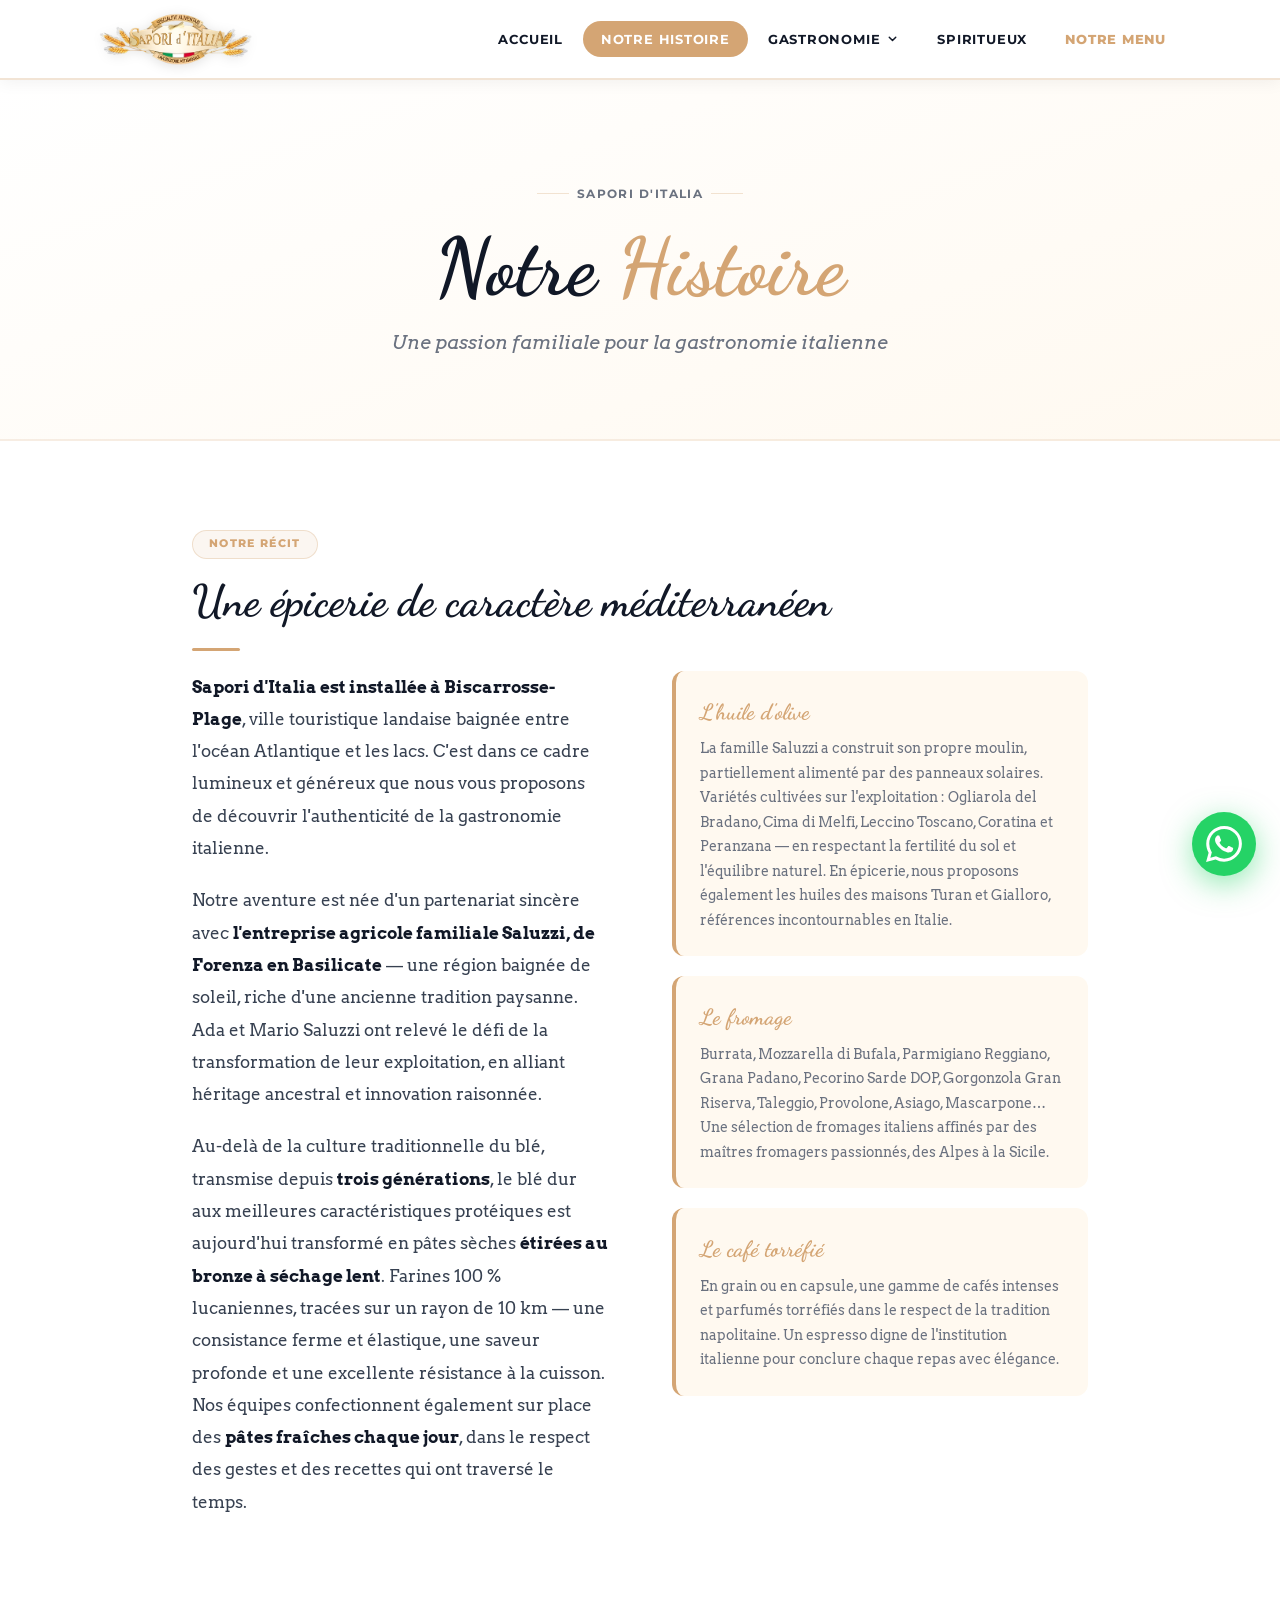
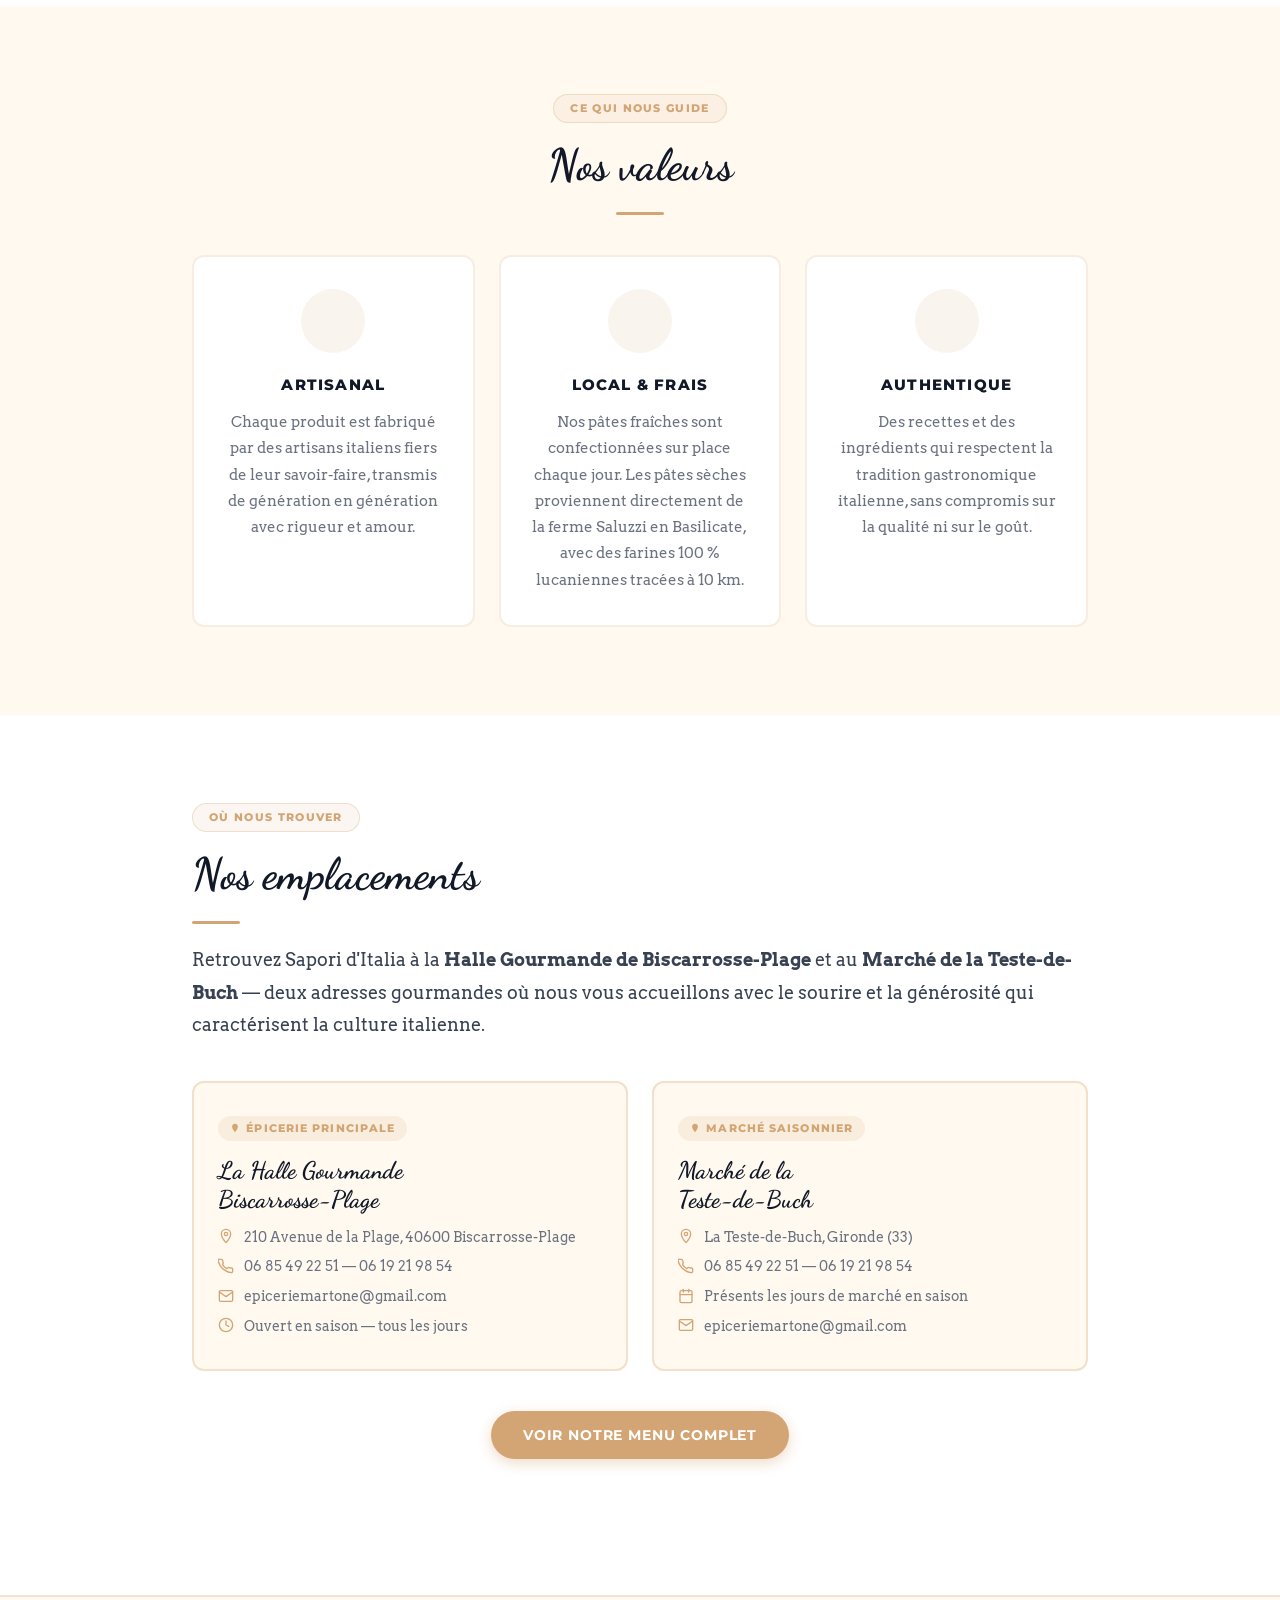
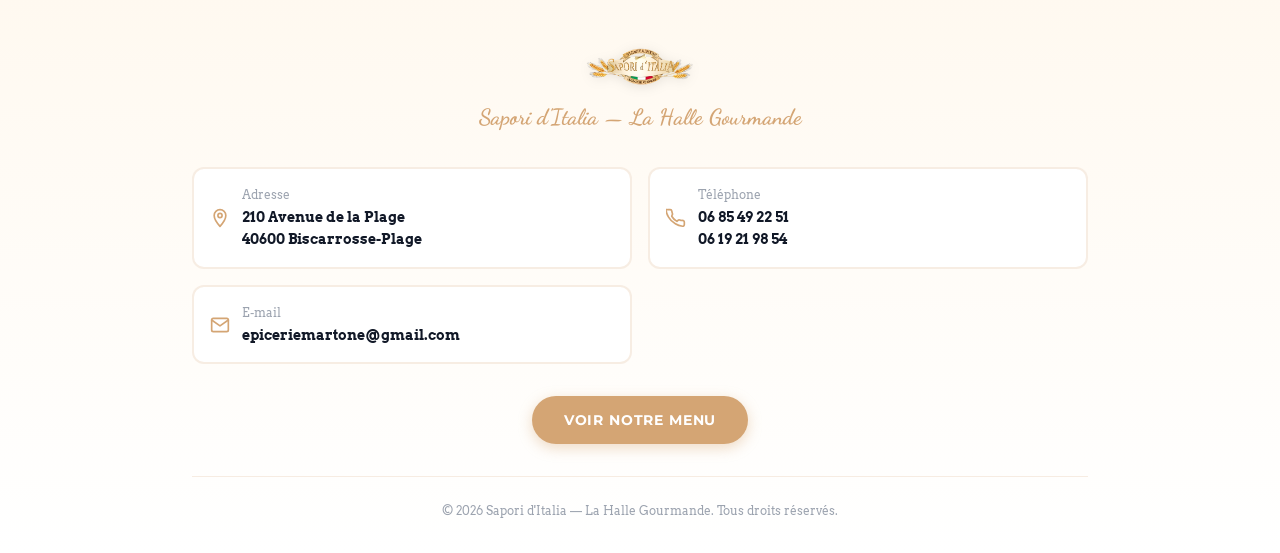
<file: notre-histoire.html>
<!DOCTYPE html>
<html lang="fr">
<head>
  <meta charset="UTF-8">
  <meta name="viewport" content="width=device-width, initial-scale=1.0">
  <title>Notre Histoire — Sapori d'Italia</title>
  <meta name="description" content="Découvrez l'histoire de Sapori d'Italia, épicerie fine italienne à Biscarrosse-Plage. Une passion familiale née du partenariat avec la ferme Saluzzi de Forenza, en Basilicate.">
  <meta name="robots" content="index, follow">
  <meta property="og:type" content="website">
  <meta property="og:locale" content="fr_FR">
  <meta property="og:site_name" content="Sapori d'Italia">
  <meta property="og:url" content="https://heliomrt95.github.io/sapori-ditalia/notre-histoire.html">
  <meta property="og:title" content="Notre Histoire — Sapori d'Italia">
  <meta property="og:description" content="Découvrez l'histoire de Sapori d'Italia, épicerie fine italienne à Biscarrosse-Plage. Une passion familiale née du partenariat avec la ferme Saluzzi de Forenza, en Basilicate.">
  <meta property="og:image" content="https://heliomrt95.github.io/sapori-ditalia/assets/logo2.png">

  <link rel="preconnect" href="https://fonts.googleapis.com">
  <link rel="preconnect" href="https://fonts.gstatic.com" crossorigin>
  <link href="https://fonts.googleapis.com/css2?family=Dancing+Script:wght@700&family=Arvo:ital,wght@0,400;0,700;1,400&family=Montserrat:wght@400;700;800&display=swap" rel="stylesheet">

  <link rel="stylesheet" href="style.css">

  <style>

    /* ── UTILITAIRES PAGE ───────────────────────────────────────── */

    .page-section {
      padding: 4rem 1.25rem;
    }

    .section-inner {
      max-width: 56rem;
      margin: 0 auto;
    }

    .section-tag {
      display: inline-block;
      font-family: var(--font-sans);
      font-size: 0.6875rem;
      font-weight: 800;
      text-transform: uppercase;
      letter-spacing: 0.12em;
      color: var(--color-primary);
      background: rgba(212, 165, 116, 0.1);
      border: 1px solid var(--color-border);
      border-radius: var(--radius-pill);
      padding: 0.3rem 1rem;
      margin-bottom: 1rem;
    }

    .section-title {
      font-family: var(--font-cursive);
      font-size: clamp(1.75rem, 5vw, 2.75rem);
      font-weight: 700;
      color: var(--color-text);
      line-height: 1.2;
      margin-bottom: 0.75rem;
    }

    .section-divider {
      width: 3rem;
      height: 3px;
      background: var(--color-primary);
      border-radius: 2px;
      margin: 1.25rem 0;
    }

    .section-divider.mx-auto { margin-left: auto; margin-right: auto; }
    .text-center { text-align: center; }



    /* ── 1. PAGE HERO ───────────────────────────────────────────── */

    .page-hero {
      background: linear-gradient(160deg, var(--color-white) 0%, var(--color-cream) 100%);
      padding: 5rem 1.25rem 4rem;
      text-align: center;
      border-bottom: 2px solid var(--color-border-sm);
    }

    .page-hero-eyebrow {
      display: inline-flex;
      align-items: center;
      gap: 0.5rem;
      font-family: var(--font-sans);
      font-size: 0.75rem;
      font-weight: 700;
      text-transform: uppercase;
      letter-spacing: 0.12em;
      color: var(--color-muted);
      margin-bottom: 1.25rem;
    }

    .page-hero-eyebrow::before,
    .page-hero-eyebrow::after {
      content: '';
      display: block;
      width: 2rem;
      height: 1px;
      background: var(--color-border);
    }

    .page-hero-title {
      font-family: var(--font-cursive);
      font-size: clamp(2.75rem, 8vw, 5rem);
      font-weight: 700;
      color: var(--color-text);
      line-height: 1.1;
      margin-bottom: 1rem;
    }

    .page-hero-title span { color: var(--color-primary); }

    .page-hero-subtitle {
      font-family: var(--font-serif);
      font-size: clamp(1rem, 2.5vw, 1.1875rem);
      color: var(--color-muted);
      font-style: italic;
      max-width: 36rem;
      margin: 0 auto;
      line-height: 1.7;
    }


    /* ── 2. RÉCIT ───────────────────────────────────────────────── */

    .recit {
      background: var(--color-white);
    }

    .recit-body {
      display: grid;
      grid-template-columns: 1fr;
      gap: 3rem;
    }

    .recit-text p {
      font-family: var(--font-serif);
      font-size: clamp(0.9375rem, 2vw, 1.0625rem);
      color: var(--color-dark-text);
      line-height: 1.9;
      margin-bottom: 1.25rem;
    }

    .recit-text p:last-child {
      margin-bottom: 0;
    }

    .recit-text strong {
      color: var(--color-text);
      font-weight: 700;
    }

    .produits-grid {
      display: grid;
      grid-template-columns: 1fr;
      gap: 1.25rem;
    }

    .produit-bloc {
      display: flex;
      align-items: flex-start;
      gap: 1.25rem;
      padding: 1.5rem;
      background: var(--color-cream);
      border-radius: var(--radius-card);
      border-left: 4px solid var(--color-primary);
    }

    .produit-icon {
      font-size: 2.5rem;
      flex-shrink: 0;
      line-height: 1;
    }

    .produit-content h3 {
      font-family: var(--font-cursive);
      font-size: 1.375rem;
      font-weight: 700;
      color: var(--color-primary);
      margin-bottom: 0.4rem;
    }

    .produit-content p {
      font-family: var(--font-serif);
      font-size: 0.9rem;
      color: var(--color-muted);
      line-height: 1.7;
    }


    /* ── 3. VALEURS ─────────────────────────────────────────────── */

    .valeurs {
      background: var(--color-cream);
    }

    .valeurs-grid {
      display: grid;
      grid-template-columns: 1fr;
      gap: 1.5rem;
      margin-top: 2.5rem;
    }

    .valeur-card {
      padding: 2rem 1.75rem;
      background: var(--color-white);
      border-radius: var(--radius-card);
      border: 2px solid var(--color-border-sm);
      text-align: center;
      transition: transform 0.22s ease, box-shadow 0.22s ease, border-color 0.22s ease;
    }

    .valeur-card:hover {
      transform: translateY(-4px);
      box-shadow: 0 12px 32px rgba(0, 0, 0, 0.08);
      border-color: var(--color-primary);
    }

    .valeur-picto {
      width: 4rem;
      height: 4rem;
      background: rgba(212, 165, 116, 0.12);
      border-radius: 50%;
      display: flex;
      align-items: center;
      justify-content: center;
      margin: 0 auto 1.25rem;
      font-size: 1.75rem;
      line-height: 1;
    }

    .valeur-card h3 {
      font-family: var(--font-sans);
      font-size: 0.9375rem;
      font-weight: 800;
      text-transform: uppercase;
      letter-spacing: 0.08em;
      color: var(--color-text);
      margin-bottom: 0.75rem;
    }

    .valeur-card p {
      font-family: var(--font-serif);
      font-size: 0.9375rem;
      color: var(--color-muted);
      line-height: 1.75;
    }


    /* ── 4. LOCALISATION ────────────────────────────────────────── */

    .localisation {
      background: var(--color-white);
    }

    .localisation-intro {
      font-family: var(--font-serif);
      font-size: clamp(1rem, 2.5vw, 1.125rem);
      color: var(--color-dark-text);
      line-height: 1.8;
      margin-bottom: 2.5rem;
    }

    .lieux-grid {
      display: grid;
      grid-template-columns: 1fr;
      gap: 1.5rem;
      margin-bottom: 2.5rem;
    }

    .lieu-card {
      padding: 2rem 1.5rem;
      border-radius: var(--radius-card);
      border: 2px solid var(--color-border);
      background: var(--color-cream);
      transition: border-color 0.22s ease, box-shadow 0.22s ease;
    }

    .lieu-card:hover {
      border-color: var(--color-primary);
      box-shadow: 0 8px 28px rgba(212, 165, 116, 0.18);
    }

    .lieu-badge {
      display: inline-flex;
      align-items: center;
      gap: 0.4rem;
      font-family: var(--font-sans);
      font-size: 0.6875rem;
      font-weight: 800;
      text-transform: uppercase;
      letter-spacing: 0.1em;
      color: var(--color-primary);
      background: rgba(212, 165, 116, 0.15);
      border-radius: var(--radius-pill);
      padding: 0.25rem 0.75rem;
      margin-bottom: 1rem;
    }

    .lieu-card h3 {
      font-family: var(--font-cursive);
      font-size: 1.5rem;
      font-weight: 700;
      color: var(--color-text);
      margin-bottom: 0.75rem;
      line-height: 1.2;
    }

    .lieu-details {
      list-style: none;
      display: flex;
      flex-direction: column;
      gap: 0.5rem;
    }

    .lieu-details li {
      display: flex;
      align-items: flex-start;
      gap: 0.625rem;
      font-family: var(--font-serif);
      font-size: 0.9rem;
      color: var(--color-muted);
      line-height: 1.5;
    }

    .lieu-details li svg {
      width: 1rem;
      height: 1rem;
      color: var(--color-primary);
      flex-shrink: 0;
      margin-top: 0.1rem;
    }

    .localisation-cta { text-align: center; }


    /* ── RESPONSIVE ─────────────────────────────────────────────── */

    @media (min-width: 768px) {
      .recit-body     { grid-template-columns: 1fr 1fr; gap: 4rem; align-items: start; }
      .valeurs-grid   { grid-template-columns: repeat(3, 1fr); }
      .lieux-grid     { grid-template-columns: 1fr 1fr; }
    }

    @media (min-width: 1024px) {
      .page-section { padding: 5.5rem 2rem; }
      .page-hero    { padding: 6rem 2rem 5rem; }
    }

  </style>
</head>
<body>

  <div id="header"></div>

  <main>

    <!-- ═══════════════════════════════════════════════════════════
         1. PAGE HERO
         ═══════════════════════════════════════════════════════════ -->
    <section class="page-hero" aria-labelledby="hero-title">
      <p class="page-hero-eyebrow" aria-hidden="true">Sapori d'Italia</p>
      <h1 class="page-hero-title" id="hero-title">
        Notre <span>Histoire</span>
      </h1>
      <p class="page-hero-subtitle">
        Une passion familiale pour la gastronomie italienne
      </p>
    </section>


    <!-- ═══════════════════════════════════════════════════════════
         2. SECTION RÉCIT
         ═══════════════════════════════════════════════════════════ -->
    <section class="recit page-section" aria-labelledby="recit-title">
      <div class="section-inner">

        <span class="section-tag reveal">Notre récit</span>
        <h2 class="section-title reveal reveal-d1" id="recit-title">
          Une épicerie de caractère méditerranéen
        </h2>
        <div class="section-divider reveal reveal-d2"></div>

        <div class="recit-body">

          <div class="recit-text reveal reveal-d2">
            <p>
              <strong>Sapori d'Italia est installée à Biscarrosse-Plage</strong>, ville
              touristique landaise baignée entre l'océan Atlantique et les lacs. C'est
              dans ce cadre lumineux et généreux que nous vous proposons de découvrir
              l'authenticité de la gastronomie italienne.
            </p>
            <p>
              Notre aventure est née d'un partenariat sincère avec
              <strong>l'entreprise agricole familiale Saluzzi, de Forenza en Basilicate</strong>
              — une région baignée de soleil, riche d'une ancienne tradition paysanne.
              Ada et Mario Saluzzi ont relevé le défi de la transformation de leur
              exploitation, en alliant héritage ancestral et innovation raisonnée.
            </p>
            <p>
              Au-delà de la culture traditionnelle du blé, transmise depuis
              <strong>trois générations</strong>, le blé dur aux meilleures
              caractéristiques protéiques est aujourd'hui transformé en pâtes sèches
              <strong>étirées au bronze à séchage lent</strong>. Farines 100&nbsp;%
              lucaniennes, tracées sur un rayon de 10&nbsp;km — une consistance ferme
              et élastique, une saveur profonde et une excellente résistance à la cuisson.
              Nos équipes confectionnent également sur place des <strong>pâtes fraîches
              chaque jour</strong>, dans le respect des gestes et des recettes qui ont
              traversé le temps.
            </p>
          </div>

          <div class="produits-grid">
            <div class="produit-bloc reveal reveal-d1">
              <div class="produit-content">
                <h3>L'huile d'olive</h3>
                <p>La famille Saluzzi a construit son propre moulin, partiellement alimenté par des panneaux solaires. Variétés cultivées sur l'exploitation : Ogliarola del Bradano, Cima di Melfi, Leccino Toscano, Coratina et Peranzana — en respectant la fertilité du sol et l'équilibre naturel. En épicerie, nous proposons également les huiles des maisons Turan et Gialloro, références incontournables en Italie.</p>
              </div>
            </div>
            <div class="produit-bloc reveal reveal-d2">
              <div class="produit-content">
                <h3>Le fromage</h3>
                <p>Burrata, Mozzarella di Bufala, Parmigiano Reggiano, Grana Padano, Pecorino Sarde DOP, Gorgonzola Gran Riserva, Taleggio, Provolone, Asiago, Mascarpone… Une sélection de fromages italiens affinés par des maîtres fromagers passionnés, des Alpes à la Sicile.</p>
              </div>
            </div>
            <div class="produit-bloc reveal reveal-d3">
              <div class="produit-content">
                <h3>Le café torréfié</h3>
                <p>En grain ou en capsule, une gamme de cafés intenses et parfumés torréfiés dans le respect de la tradition napolitaine. Un espresso digne de l'institution italienne pour conclure chaque repas avec élégance.</p>
              </div>
            </div>
          </div>

        </div>
      </div>
    </section>


    <!-- ═══════════════════════════════════════════════════════════
         3. SECTION VALEURS
         ═══════════════════════════════════════════════════════════ -->
    <section class="valeurs page-section" aria-labelledby="valeurs-title">
      <div class="section-inner">

        <div class="text-center">
          <span class="section-tag reveal">Ce qui nous guide</span>
          <h2 class="section-title reveal reveal-d1" id="valeurs-title">Nos valeurs</h2>
          <div class="section-divider mx-auto reveal reveal-d2"></div>
        </div>

        <div class="valeurs-grid">

          <article class="valeur-card reveal reveal-d1">
            <div class="valeur-picto" aria-hidden="true"></div>
            <h3>Artisanal</h3>
            <p>Chaque produit est fabriqué par des artisans italiens fiers de leur savoir-faire, transmis de génération en génération avec rigueur et amour.</p>
          </article>

          <article class="valeur-card reveal reveal-d2">
            <div class="valeur-picto" aria-hidden="true"></div>
            <h3>Local & Frais</h3>
            <p>Nos pâtes fraîches sont confectionnées sur place chaque jour. Les pâtes sèches proviennent directement de la ferme Saluzzi en Basilicate, avec des farines 100&nbsp;% lucaniennes tracées à 10&nbsp;km.</p>
          </article>

          <article class="valeur-card reveal reveal-d3">
            <div class="valeur-picto" aria-hidden="true"></div>
            <h3>Authentique</h3>
            <p>Des recettes et des ingrédients qui respectent la tradition gastronomique italienne, sans compromis sur la qualité ni sur le goût.</p>
          </article>

        </div>
      </div>
    </section>


    <!-- ═══════════════════════════════════════════════════════════
         4. SECTION LOCALISATION
         ═══════════════════════════════════════════════════════════ -->
    <section class="localisation page-section" aria-labelledby="lieux-title">
      <div class="section-inner">

        <span class="section-tag reveal">Où nous trouver</span>
        <h2 class="section-title reveal reveal-d1" id="lieux-title">Nos emplacements</h2>
        <div class="section-divider reveal reveal-d2"></div>

        <p class="localisation-intro reveal reveal-d2">
          Retrouvez Sapori d'Italia à la <strong>Halle Gourmande de Biscarrosse-Plage</strong>
          et au <strong>Marché de la Teste-de-Buch</strong> — deux adresses gourmandes
          où nous vous accueillons avec le sourire et la générosité qui caractérisent
          la culture italienne.
        </p>

        <div class="lieux-grid">

          <div class="lieu-card reveal reveal-d1">
            <span class="lieu-badge">
              <svg width="10" height="10" viewBox="0 0 24 24" fill="currentColor" aria-hidden="true">
                <path d="M12 2C8.13 2 5 5.13 5 9c0 5.25 7 13 7 13s7-7.75 7-13c0-3.87-3.13-7-7-7z"/>
              </svg>
              Épicerie principale
            </span>
            <h3>La Halle Gourmande<br>Biscarrosse-Plage</h3>
            <ul class="lieu-details">
              <li>
                <svg viewBox="0 0 24 24" fill="none" stroke="currentColor" stroke-width="2" stroke-linecap="round" stroke-linejoin="round" aria-hidden="true">
                  <path d="M12 2C8.13 2 5 5.13 5 9c0 5.25 7 13 7 13s7-7.75 7-13c0-3.87-3.13-7-7-7z"/>
                  <circle cx="12" cy="9" r="2.5"/>
                </svg>
                210 Avenue de la Plage, 40600 Biscarrosse-Plage
              </li>
              <li>
                <svg viewBox="0 0 24 24" fill="none" stroke="currentColor" stroke-width="2" stroke-linecap="round" stroke-linejoin="round" aria-hidden="true">
                  <path d="M22 16.92v3a2 2 0 01-2.18 2 19.79 19.79 0 01-8.63-3.07A19.5 19.5 0 013.07 11 19.79 19.79 0 010 2.18a2 2 0 012-.18h3a2 2 0 012 1.72c.127.96.361 1.903.7 2.81a2 2 0 01-.45 2.11L6.91 9.91a16 16 0 006.16 6.16l1.27-1.27a2 2 0 012.11-.45c.907.339 1.85.573 2.81.7A2 2 0 0122 16.92z"/>
                </svg>
                06 85 49 22 51 — 06 19 21 98 54
              </li>
              <li>
                <svg viewBox="0 0 24 24" fill="none" stroke="currentColor" stroke-width="2" stroke-linecap="round" stroke-linejoin="round" aria-hidden="true">
                  <path d="M4 4h16c1.1 0 2 .9 2 2v12c0 1.1-.9 2-2 2H4c-1.1 0-2-.9-2-2V6c0-1.1.9-2 2-2z"/>
                  <polyline points="22,6 12,13 2,6"/>
                </svg>
                epiceriemartone@gmail.com
              </li>
              <li>
                <svg viewBox="0 0 24 24" fill="none" stroke="currentColor" stroke-width="2" stroke-linecap="round" stroke-linejoin="round" aria-hidden="true">
                  <circle cx="12" cy="12" r="10"/>
                  <polyline points="12 6 12 12 16 14"/>
                </svg>
                Ouvert en saison — tous les jours
              </li>
            </ul>
          </div>

          <div class="lieu-card reveal reveal-d2">
            <span class="lieu-badge">
              <svg width="10" height="10" viewBox="0 0 24 24" fill="currentColor" aria-hidden="true">
                <path d="M12 2C8.13 2 5 5.13 5 9c0 5.25 7 13 7 13s7-7.75 7-13c0-3.87-3.13-7-7-7z"/>
              </svg>
              Marché saisonnier
            </span>
            <h3>Marché de la<br>Teste-de-Buch</h3>
            <ul class="lieu-details">
              <li>
                <svg viewBox="0 0 24 24" fill="none" stroke="currentColor" stroke-width="2" stroke-linecap="round" stroke-linejoin="round" aria-hidden="true">
                  <path d="M12 2C8.13 2 5 5.13 5 9c0 5.25 7 13 7 13s7-7.75 7-13c0-3.87-3.13-7-7-7z"/>
                  <circle cx="12" cy="9" r="2.5"/>
                </svg>
                La Teste-de-Buch, Gironde (33)
              </li>
              <li>
                <svg viewBox="0 0 24 24" fill="none" stroke="currentColor" stroke-width="2" stroke-linecap="round" stroke-linejoin="round" aria-hidden="true">
                  <path d="M22 16.92v3a2 2 0 01-2.18 2 19.79 19.79 0 01-8.63-3.07A19.5 19.5 0 013.07 11 19.79 19.79 0 010 2.18a2 2 0 012-.18h3a2 2 0 012 1.72c.127.96.361 1.903.7 2.81a2 2 0 01-.45 2.11L6.91 9.91a16 16 0 006.16 6.16l1.27-1.27a2 2 0 012.11-.45c.907.339 1.85.573 2.81.7A2 2 0 0122 16.92z"/>
                </svg>
                06 85 49 22 51 — 06 19 21 98 54
              </li>
              <li>
                <svg viewBox="0 0 24 24" fill="none" stroke="currentColor" stroke-width="2" stroke-linecap="round" stroke-linejoin="round" aria-hidden="true">
                  <rect x="3" y="4" width="18" height="18" rx="2" ry="2"/>
                  <line x1="16" y1="2" x2="16" y2="6"/>
                  <line x1="8" y1="2" x2="8" y2="6"/>
                  <line x1="3" y1="10" x2="21" y2="10"/>
                </svg>
                Présents les jours de marché en saison
              </li>
              <li>
                <svg viewBox="0 0 24 24" fill="none" stroke="currentColor" stroke-width="2" stroke-linecap="round" stroke-linejoin="round" aria-hidden="true">
                  <path d="M4 4h16c1.1 0 2 .9 2 2v12c0 1.1-.9 2-2 2H4c-1.1 0-2-.9-2-2V6c0-1.1.9-2 2-2z"/>
                  <polyline points="22,6 12,13 2,6"/>
                </svg>
                epiceriemartone@gmail.com
              </li>
            </ul>
          </div>

        </div>

        <div class="localisation-cta text-center reveal">
          <a class="btn-primary" href="menu.html">Voir notre menu complet</a>
        </div>

      </div>
    </section>

  </main>

  <div id="footer"></div>

  <script src="nav.js"></script>
  <script>
    const observer = new IntersectionObserver(entries => {
      entries.forEach(e => {
        if (e.isIntersecting) {
          e.target.classList.add('visible');
          observer.unobserve(e.target);
        }
      });
    }, { threshold: 0.12 });

    document.querySelectorAll('.reveal').forEach(el => observer.observe(el));
  </script>
</body>
</html>
</file>
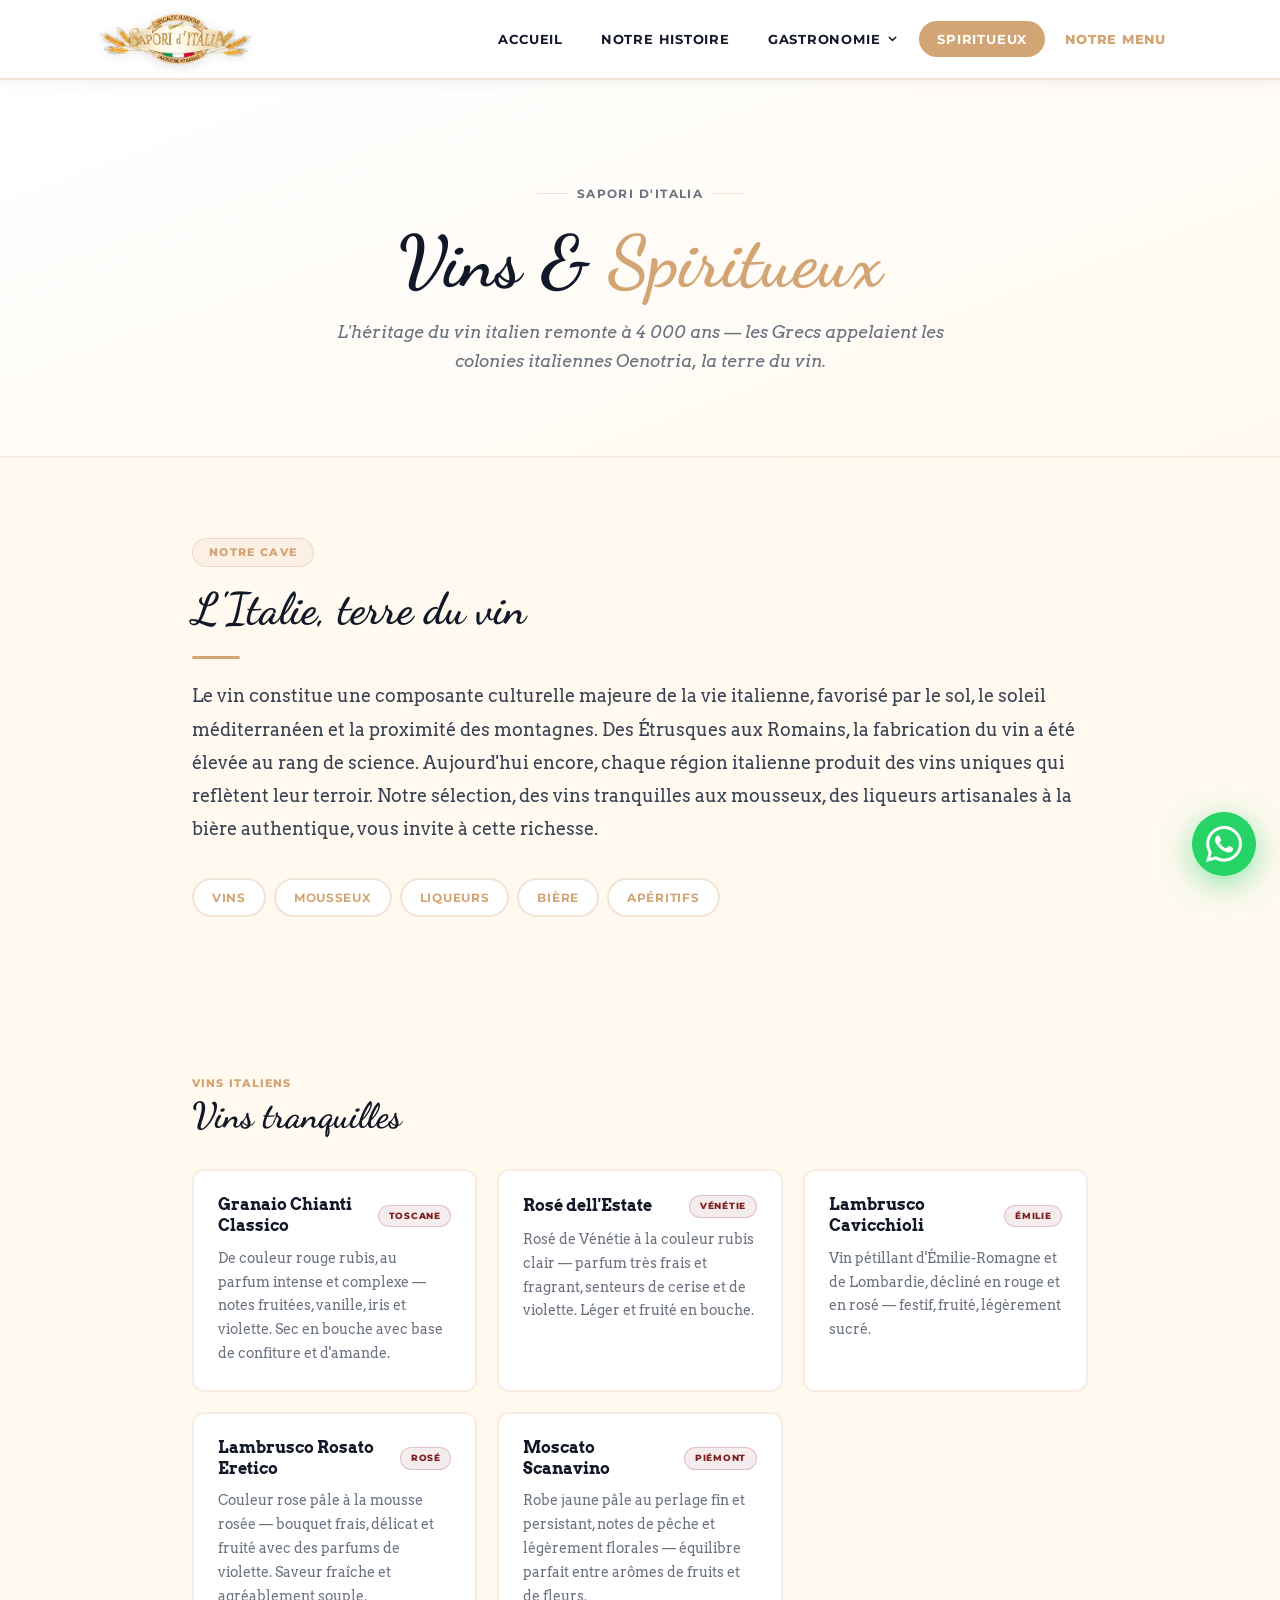
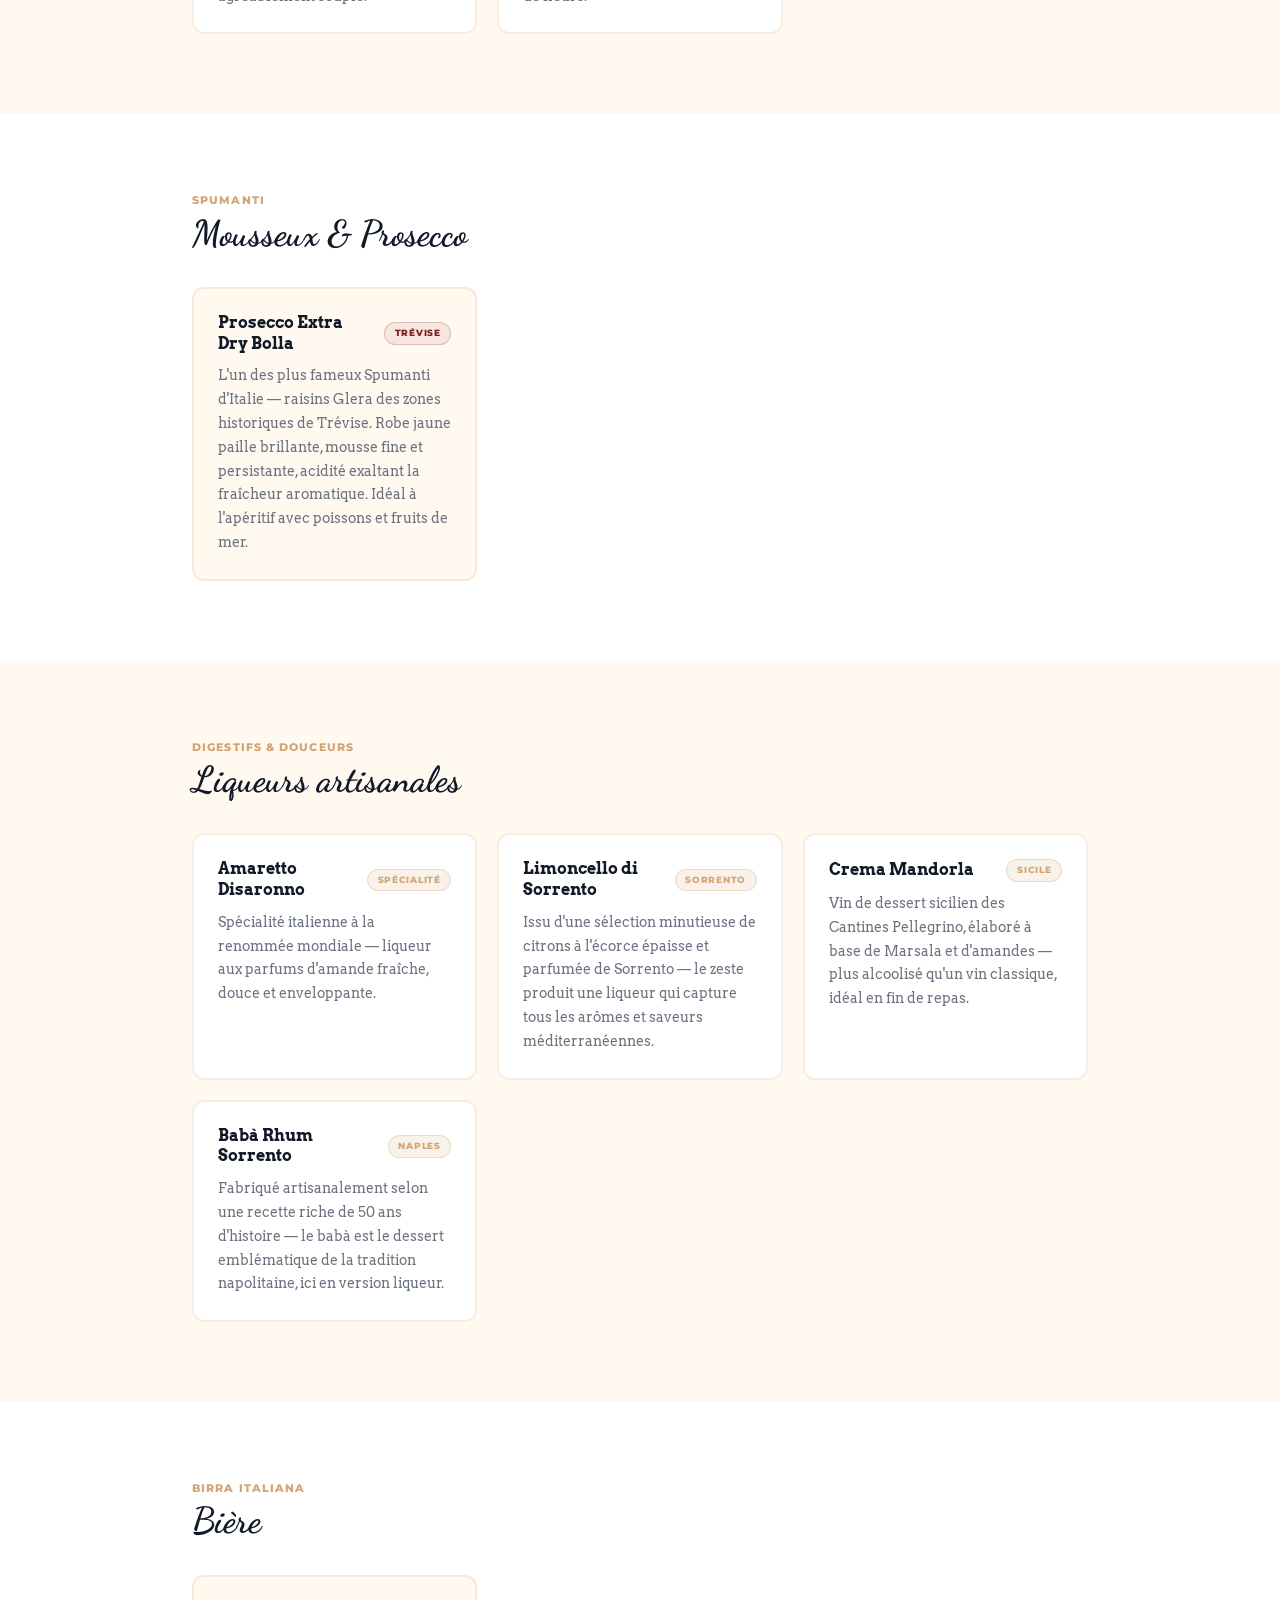
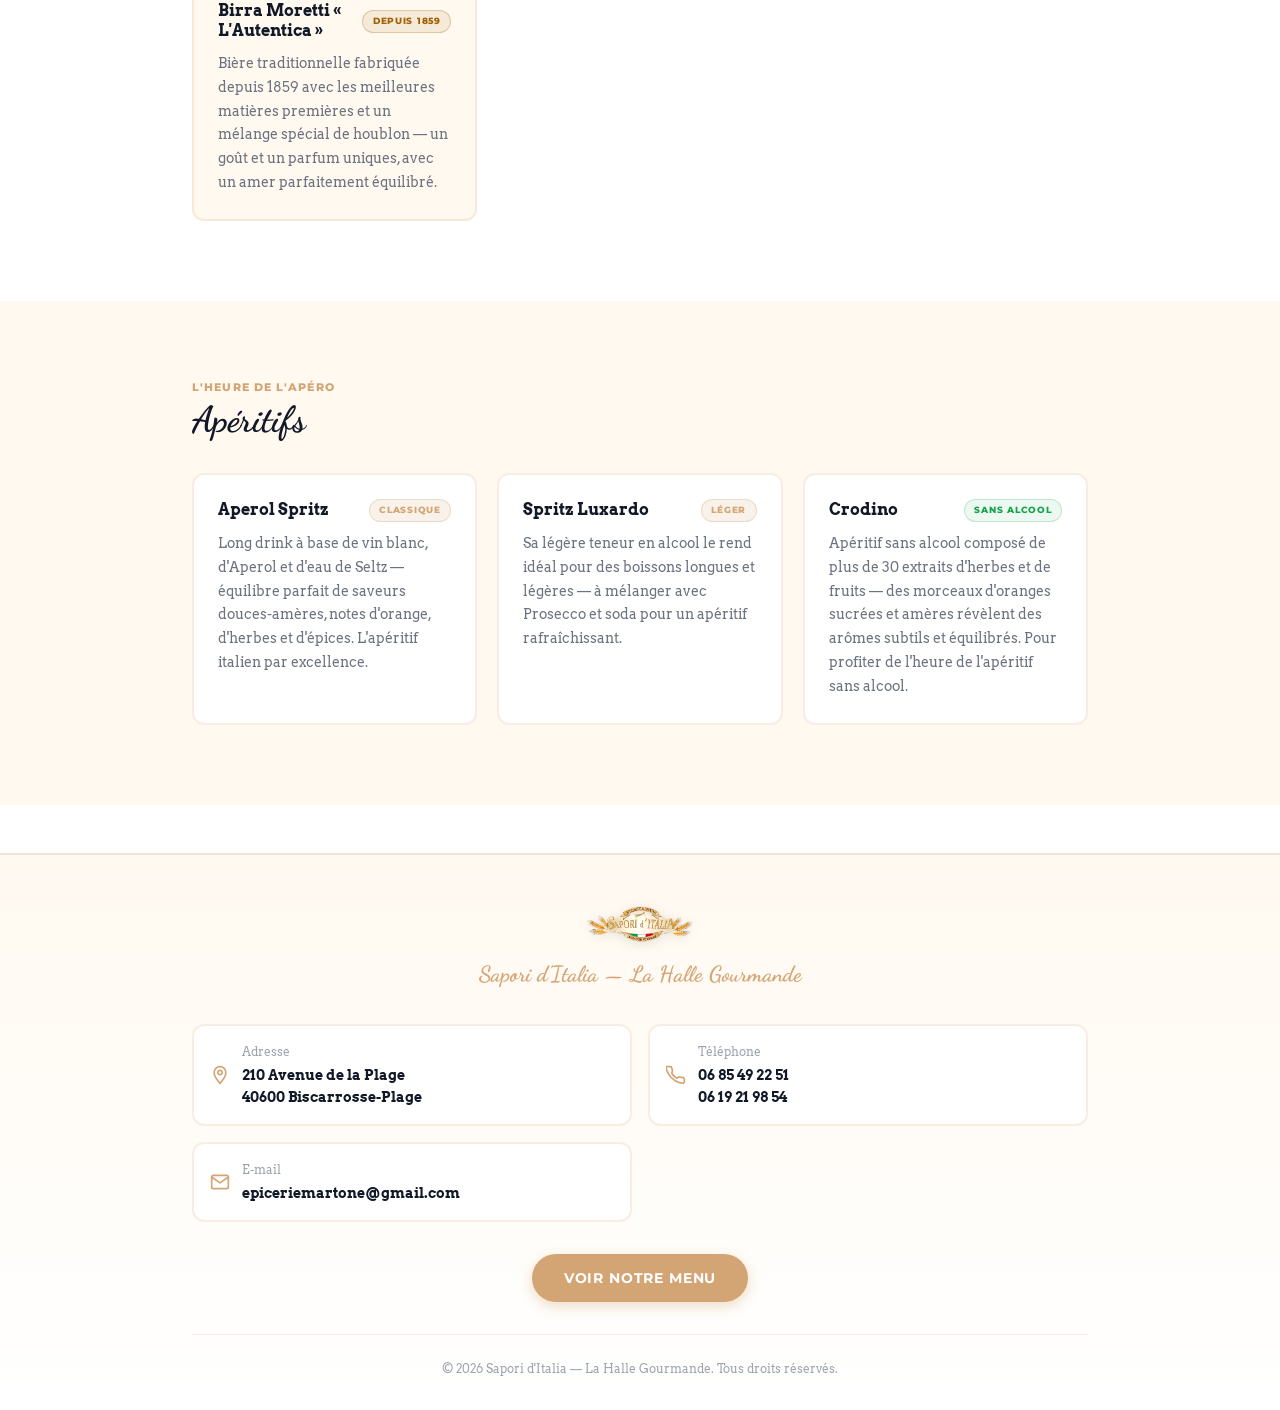
<file: spiritueux.html>
<!DOCTYPE html>
<html lang="fr">
<head>
  <meta charset="UTF-8">
  <meta name="viewport" content="width=device-width, initial-scale=1.0">
  <title>Vins & Spiritueux — Sapori d'Italia</title>
  <meta name="description" content="Vins italiens, Prosecco, Limoncello, Grappa, Amaretto, Birra Moretti… La sélection de vins et spiritueux italiens de Sapori d'Italia à Biscarrosse-Plage.">
  <meta name="robots" content="index, follow">
  <meta property="og:type" content="website">
  <meta property="og:locale" content="fr_FR">
  <meta property="og:site_name" content="Sapori d'Italia">
  <meta property="og:url" content="https://heliomrt95.github.io/sapori-ditalia/spiritueux.html">
  <meta property="og:title" content="Vins & Spiritueux — Sapori d'Italia">
  <meta property="og:description" content="Vins italiens, Prosecco, Limoncello, Amaretto, Birra Moretti… La sélection de vins et spiritueux italiens de Sapori d'Italia à Biscarrosse-Plage.">
  <meta property="og:image" content="https://heliomrt95.github.io/sapori-ditalia/assets/logo2.png">

  <link rel="preconnect" href="https://fonts.googleapis.com">
  <link rel="preconnect" href="https://fonts.gstatic.com" crossorigin>
  <link href="https://fonts.googleapis.com/css2?family=Dancing+Script:wght@700&family=Arvo:ital,wght@0,400;0,700;1,400&family=Montserrat:wght@400;700;800&display=swap" rel="stylesheet">

  <link rel="stylesheet" href="style.css">

  <style>

    /* ── UTILITAIRES PAGE ───────────────────────────────────────── */

    .page-section {
      padding: 4rem 1.25rem;
    }

    .section-inner {
      max-width: 56rem;
      margin: 0 auto;
    }

    .section-tag {
      display: inline-block;
      font-family: var(--font-sans);
      font-size: 0.6875rem;
      font-weight: 800;
      text-transform: uppercase;
      letter-spacing: 0.12em;
      color: var(--color-primary);
      background: rgba(212, 165, 116, 0.1);
      border: 1px solid var(--color-border);
      border-radius: var(--radius-pill);
      padding: 0.3rem 1rem;
      margin-bottom: 1rem;
    }

    .section-title {
      font-family: var(--font-cursive);
      font-size: clamp(1.75rem, 5vw, 2.75rem);
      font-weight: 700;
      color: var(--color-text);
      line-height: 1.2;
      margin-bottom: 0.75rem;
    }

    .section-divider {
      width: 3rem;
      height: 3px;
      background: var(--color-primary);
      border-radius: 2px;
      margin: 1.25rem 0;
    }

    .section-divider.mx-auto { margin-left: auto; margin-right: auto; }
    .text-center { text-align: center; }

    .reveal-d3       { transition-delay: 0.21s; }


    /* ── PAGE HERO ──────────────────────────────────────────────── */

    .page-hero {
      background: linear-gradient(160deg, var(--color-white) 0%, var(--color-cream) 100%);
      padding: 5rem 1.25rem 4rem;
      text-align: center;
      border-bottom: 2px solid var(--color-border-sm);
    }

    .page-hero-eyebrow {
      display: inline-flex;
      align-items: center;
      gap: 0.5rem;
      font-family: var(--font-sans);
      font-size: 0.75rem;
      font-weight: 700;
      text-transform: uppercase;
      letter-spacing: 0.12em;
      color: var(--color-muted);
      margin-bottom: 1.25rem;
    }

    .page-hero-eyebrow::before,
    .page-hero-eyebrow::after {
      content: '';
      display: block;
      width: 2rem;
      height: 1px;
      background: var(--color-border);
    }

    .page-hero-title {
      font-family: var(--font-cursive);
      font-size: clamp(2.5rem, 7vw, 4.5rem);
      font-weight: 700;
      color: var(--color-text);
      line-height: 1.1;
      margin-bottom: 1rem;
    }

    .page-hero-title span { color: var(--color-primary); }

    .page-hero-subtitle {
      font-family: var(--font-serif);
      font-size: clamp(0.9375rem, 2vw, 1.0625rem);
      color: var(--color-muted);
      font-style: italic;
      max-width: 40rem;
      margin: 0 auto;
      line-height: 1.7;
    }


    /* ── INTRO SECTION ──────────────────────────────────────────── */

    .intro-section {
      background: var(--color-cream);
    }

    .intro-lead {
      font-family: var(--font-serif);
      font-size: clamp(1rem, 2.5vw, 1.125rem);
      color: var(--color-dark-text);
      line-height: 1.85;
    }


    /* ── SOUS-NAV CATÉGORIES ────────────────────────────────────── */

    .spir-subnav {
      display: flex;
      gap: 0.5rem;
      flex-wrap: wrap;
      margin: 2rem 0 0;
    }

    .spir-subnav a {
      display: inline-flex;
      align-items: center;
      gap: 0.375rem;
      font-family: var(--font-sans);
      font-size: 0.75rem;
      font-weight: 700;
      text-transform: uppercase;
      letter-spacing: 0.06em;
      padding: 0.5rem 1.125rem;
      border-radius: var(--radius-pill);
      border: 2px solid var(--color-border);
      background: var(--color-white);
      color: var(--color-primary);
      transition: background 0.2s ease, border-color 0.2s ease;
      text-decoration: none;
    }

    .spir-subnav a:hover {
      background: var(--color-cream);
      border-color: var(--color-primary);
    }


    /* ── SECTIONS PRODUITS ──────────────────────────────────────── */

    .spir-section {
      scroll-margin-top: calc(var(--header-height) + 1rem);
    }

    .spir-section:nth-child(odd)  { background: var(--color-white); }
    .spir-section:nth-child(even) { background: var(--color-cream); }

    .spir-section-header {
      display: flex;
      align-items: center;
      gap: 0.875rem;
      margin-bottom: 2rem;
    }

    .spir-section-icon {
      font-size: 2.25rem;
      line-height: 1;
      flex-shrink: 0;
    }

    .spir-section-header h2 {
      font-family: var(--font-cursive);
      font-size: clamp(1.5rem, 4vw, 2.25rem);
      font-weight: 700;
      color: var(--color-text);
      line-height: 1.2;
    }

    .spir-section-header h2 span {
      display: block;
      font-family: var(--font-sans);
      font-size: 0.6875rem;
      font-weight: 800;
      text-transform: uppercase;
      letter-spacing: 0.1em;
      color: var(--color-primary);
      margin-bottom: 0.25rem;
    }


    /* ── GRILLE PRODUITS ────────────────────────────────────────── */

    .spir-grid {
      display: grid;
      grid-template-columns: 1fr;
      gap: 1.25rem;
    }

    .spir-card {
      display: flex;
      flex-direction: column;
      gap: 0.625rem;
      padding: 1.5rem;
      background: var(--color-white);
      border-radius: var(--radius-card);
      border: 2px solid var(--color-border-sm);
      transition: transform 0.2s ease, box-shadow 0.2s ease, border-color 0.2s ease;
    }

    .spir-section:nth-child(even) .spir-card { background: var(--color-white); }
    .spir-section:nth-child(odd)  .spir-card { background: var(--color-cream); }

    .spir-card:hover {
      transform: translateY(-3px);
      box-shadow: 0 8px 24px rgba(0, 0, 0, 0.08);
      border-color: var(--color-primary);
    }

    .spir-card-top {
      display: flex;
      align-items: center;
      justify-content: space-between;
      gap: 0.75rem;
    }

    .spir-card-name {
      font-family: var(--font-serif);
      font-size: 1rem;
      font-weight: 700;
      color: var(--color-text);
      line-height: 1.3;
    }

    .spir-badge {
      display: inline-block;
      font-family: var(--font-sans);
      font-size: 0.5625rem;
      font-weight: 800;
      text-transform: uppercase;
      letter-spacing: 0.08em;
      padding: 0.2rem 0.6rem;
      border-radius: var(--radius-pill);
      white-space: nowrap;
      flex-shrink: 0;
    }

    .spir-badge--vin {
      background: rgba(127, 29, 29, 0.08);
      color: #7f1d1d;
      border: 1px solid rgba(127, 29, 29, 0.2);
    }

    .spir-badge--biere {
      background: rgba(161, 98, 7, 0.1);
      color: #a16207;
      border: 1px solid rgba(161, 98, 7, 0.25);
    }

    .spir-badge--liqueur {
      background: rgba(212, 165, 116, 0.15);
      color: var(--color-primary);
      border: 1px solid var(--color-border);
    }

    .spir-badge--sans-alcool {
      background: rgba(22, 163, 74, 0.08);
      color: #16a34a;
      border: 1px solid rgba(22, 163, 74, 0.2);
    }

    .spir-card-desc {
      font-family: var(--font-serif);
      font-size: 0.875rem;
      color: var(--color-muted);
      line-height: 1.7;
    }


    /* ── RESPONSIVE ─────────────────────────────────────────────── */

    @media (min-width: 640px) {
      .spir-grid { grid-template-columns: repeat(2, 1fr); }
    }

    @media (min-width: 1024px) {
      .page-section  { padding: 5rem 2rem; }
      .page-hero     { padding: 6rem 2rem 5rem; }
      .spir-grid     { grid-template-columns: repeat(3, 1fr); }
    }

  </style>
</head>
<body>

  <div id="header"></div>

  <!-- ═══════════════════════════════════════════════════════════
       PAGE HERO
       ═══════════════════════════════════════════════════════════ -->
  <section class="page-hero" aria-labelledby="hero-title">
    <p class="page-hero-eyebrow" aria-hidden="true">Sapori d'Italia</p>
    <h1 class="page-hero-title" id="hero-title">
      Vins & <span>Spiritueux</span>
    </h1>
    <p class="page-hero-subtitle">
      L'héritage du vin italien remonte à 4&nbsp;000 ans — les Grecs appelaient les
      colonies italiennes <em>Oenotria</em>, la terre du vin.
    </p>
  </section>


  <main>

    <!-- ═══════════════════════════════════════════════════════════
         INTRO
         ═══════════════════════════════════════════════════════════ -->
    <section class="intro-section page-section" aria-labelledby="intro-title">
      <div class="section-inner">

        <span class="section-tag reveal">Notre cave</span>
        <h2 class="section-title reveal reveal-d1" id="intro-title">
          L'Italie, terre du vin
        </h2>
        <div class="section-divider reveal reveal-d2"></div>

        <p class="intro-lead reveal reveal-d2">
          Le vin constitue une composante culturelle majeure de la vie italienne,
          favorisé par le sol, le soleil méditerranéen et la proximité des montagnes.
          Des Étrusques aux Romains, la fabrication du vin a été élevée au rang
          de science. Aujourd'hui encore, chaque région italienne produit des vins
          uniques qui reflètent leur terroir. Notre sélection, des vins tranquilles
          aux mousseux, des liqueurs artisanales à la bière authentique, vous invite
          à cette richesse.
        </p>

        <nav class="spir-subnav reveal" aria-label="Catégories spiritueux">
          <a href="#vins">Vins</a>
          <a href="#mousseux">Mousseux</a>
          <a href="#liqueurs">Liqueurs</a>
          <a href="#biere">Bière</a>
          <a href="#aperitifs">Apéritifs</a>
        </nav>

      </div>
    </section>


    <!-- ═══════════════════════════════════════════════════════════
         VINS
         ═══════════════════════════════════════════════════════════ -->
    <section id="vins" class="spir-section page-section" aria-labelledby="title-vins">
      <div class="section-inner">

        <div class="spir-section-header reveal">
          <h2><span>Vins italiens</span>Vins tranquilles</h2>
        </div>

        <div class="spir-grid">
          <article class="spir-card reveal reveal-d1">
            <div class="spir-card-top">
              <h3 class="spir-card-name">Granaio Chianti Classico</h3>
              <span class="spir-badge spir-badge--vin">Toscane</span>
            </div>
            <p class="spir-card-desc">De couleur rouge rubis, au parfum intense et complexe — notes fruitées, vanille, iris et violette. Sec en bouche avec base de confiture et d'amande.</p>
          </article>
          <article class="spir-card reveal reveal-d2">
            <div class="spir-card-top">
              <h3 class="spir-card-name">Rosé dell'Estate</h3>
              <span class="spir-badge spir-badge--vin">Vénétie</span>
            </div>
            <p class="spir-card-desc">Rosé de Vénétie à la couleur rubis clair — parfum très frais et fragrant, senteurs de cerise et de violette. Léger et fruité en bouche.</p>
          </article>
          <article class="spir-card reveal reveal-d3">
            <div class="spir-card-top">
              <h3 class="spir-card-name">Lambrusco Cavicchioli</h3>
              <span class="spir-badge spir-badge--vin">Émilie</span>
            </div>
            <p class="spir-card-desc">Vin pétillant d'Émilie-Romagne et de Lombardie, décliné en rouge et en rosé — festif, fruité, légèrement sucré.</p>
          </article>
          <article class="spir-card reveal reveal-d1">
            <div class="spir-card-top">
              <h3 class="spir-card-name">Lambrusco Rosato Eretico</h3>
              <span class="spir-badge spir-badge--vin">Rosé</span>
            </div>
            <p class="spir-card-desc">Couleur rose pâle à la mousse rosée — bouquet frais, délicat et fruité avec des parfums de violette. Saveur fraîche et agréablement souple.</p>
          </article>
          <article class="spir-card reveal reveal-d2">
            <div class="spir-card-top">
              <h3 class="spir-card-name">Moscato Scanavino</h3>
              <span class="spir-badge spir-badge--vin">Piémont</span>
            </div>
            <p class="spir-card-desc">Robe jaune pâle au perlage fin et persistant, notes de pêche et légèrement florales — équilibre parfait entre arômes de fruits et de fleurs.</p>
          </article>
        </div>

      </div>
    </section>


    <!-- ═══════════════════════════════════════════════════════════
         MOUSSEUX & PROSECCO
         ═══════════════════════════════════════════════════════════ -->
    <section id="mousseux" class="spir-section page-section" aria-labelledby="title-mousseux">
      <div class="section-inner">

        <div class="spir-section-header reveal">
          <h2><span>Spumanti</span>Mousseux & Prosecco</h2>
        </div>

        <div class="spir-grid">
          <article class="spir-card reveal reveal-d1">
            <div class="spir-card-top">
              <h3 class="spir-card-name">Prosecco Extra Dry Bolla</h3>
              <span class="spir-badge spir-badge--vin">Trévise</span>
            </div>
            <p class="spir-card-desc">L'un des plus fameux Spumanti d'Italie — raisins Glera des zones historiques de Trévise. Robe jaune paille brillante, mousse fine et persistante, acidité exaltant la fraîcheur aromatique. Idéal à l'apéritif avec poissons et fruits de mer.</p>
          </article>
        </div>

      </div>
    </section>


    <!-- ═══════════════════════════════════════════════════════════
         LIQUEURS & DIGESTIFS
         ═══════════════════════════════════════════════════════════ -->
    <section id="liqueurs" class="spir-section page-section" aria-labelledby="title-liqueurs">
      <div class="section-inner">

        <div class="spir-section-header reveal">
          <h2><span>Digestifs & douceurs</span>Liqueurs artisanales</h2>
        </div>

        <div class="spir-grid">
          <article class="spir-card reveal reveal-d1">
            <div class="spir-card-top">
              <h3 class="spir-card-name">Amaretto Disaronno</h3>
              <span class="spir-badge spir-badge--liqueur">Spécialité</span>
            </div>
            <p class="spir-card-desc">Spécialité italienne à la renommée mondiale — liqueur aux parfums d'amande fraîche, douce et enveloppante.</p>
          </article>
          <article class="spir-card reveal reveal-d2">
            <div class="spir-card-top">
              <h3 class="spir-card-name">Limoncello di Sorrento</h3>
              <span class="spir-badge spir-badge--liqueur">Sorrento</span>
            </div>
            <p class="spir-card-desc">Issu d'une sélection minutieuse de citrons à l'écorce épaisse et parfumée de Sorrento — le zeste produit une liqueur qui capture tous les arômes et saveurs méditerranéennes.</p>
          </article>
          <article class="spir-card reveal reveal-d3">
            <div class="spir-card-top">
              <h3 class="spir-card-name">Crema Mandorla</h3>
              <span class="spir-badge spir-badge--liqueur">Sicile</span>
            </div>
            <p class="spir-card-desc">Vin de dessert sicilien des Cantines Pellegrino, élaboré à base de Marsala et d'amandes — plus alcoolisé qu'un vin classique, idéal en fin de repas.</p>
          </article>
          <article class="spir-card reveal reveal-d1">
            <div class="spir-card-top">
              <h3 class="spir-card-name">Babà Rhum Sorrento</h3>
              <span class="spir-badge spir-badge--liqueur">Naples</span>
            </div>
            <p class="spir-card-desc">Fabriqué artisanalement selon une recette riche de 50 ans d'histoire — le babà est le dessert emblématique de la tradition napolitaine, ici en version liqueur.</p>
          </article>
        </div>

      </div>
    </section>


    <!-- ═══════════════════════════════════════════════════════════
         BIÈRE
         ═══════════════════════════════════════════════════════════ -->
    <section id="biere" class="spir-section page-section" aria-labelledby="title-biere">
      <div class="section-inner">

        <div class="spir-section-header reveal">
          <h2><span>Birra italiana</span>Bière</h2>
        </div>

        <div class="spir-grid">
          <article class="spir-card reveal reveal-d1">
            <div class="spir-card-top">
              <h3 class="spir-card-name">Birra Moretti « L'Autentica »</h3>
              <span class="spir-badge spir-badge--biere">Depuis 1859</span>
            </div>
            <p class="spir-card-desc">Bière traditionnelle fabriquée depuis 1859 avec les meilleures matières premières et un mélange spécial de houblon — un goût et un parfum uniques, avec un amer parfaitement équilibré.</p>
          </article>
        </div>

      </div>
    </section>


    <!-- ═══════════════════════════════════════════════════════════
         APÉRITIFS
         ═══════════════════════════════════════════════════════════ -->
    <section id="aperitifs" class="spir-section page-section" aria-labelledby="title-aperitifs">
      <div class="section-inner">

        <div class="spir-section-header reveal">
          <h2><span>L'heure de l'apéro</span>Apéritifs</h2>
        </div>

        <div class="spir-grid">
          <article class="spir-card reveal reveal-d1">
            <div class="spir-card-top">
              <h3 class="spir-card-name">Aperol Spritz</h3>
              <span class="spir-badge spir-badge--liqueur">Classique</span>
            </div>
            <p class="spir-card-desc">Long drink à base de vin blanc, d'Aperol et d'eau de Seltz — équilibre parfait de saveurs douces-amères, notes d'orange, d'herbes et d'épices. L'apéritif italien par excellence.</p>
          </article>
          <article class="spir-card reveal reveal-d2">
            <div class="spir-card-top">
              <h3 class="spir-card-name">Spritz Luxardo</h3>
              <span class="spir-badge spir-badge--liqueur">Léger</span>
            </div>
            <p class="spir-card-desc">Sa légère teneur en alcool le rend idéal pour des boissons longues et légères — à mélanger avec Prosecco et soda pour un apéritif rafraîchissant.</p>
          </article>
          <article class="spir-card reveal reveal-d3">
            <div class="spir-card-top">
              <h3 class="spir-card-name">Crodino</h3>
              <span class="spir-badge spir-badge--sans-alcool">Sans alcool</span>
            </div>
            <p class="spir-card-desc">Apéritif sans alcool composé de plus de 30 extraits d'herbes et de fruits — des morceaux d'oranges sucrées et amères révèlent des arômes subtils et équilibrés. Pour profiter de l'heure de l'apéritif sans alcool.</p>
          </article>
        </div>

      </div>
    </section>

  </main>

  <div id="footer"></div>

  <script src="nav.js"></script>
  <script>
    const observer = new IntersectionObserver(entries => {
      entries.forEach(e => {
        if (e.isIntersecting) {
          e.target.classList.add('visible');
          observer.unobserve(e.target);
        }
      });
    }, { threshold: 0.1 });

    document.querySelectorAll('.reveal').forEach(el => observer.observe(el));
  </script>
</body>
</html>
</file>
<file: style.css>
/* =============================================================
   SAPORI D'ITALIA — Design System Global
   Palette : #D4A574 (or chaud) · #FFF9F0 (crème) · #ffffff
   Polices  : Dancing Script · Arvo · Montserrat
   ============================================================= */


/* =============================================================
   VARIABLES CSS
   ============================================================= */

:root {
  /* Couleurs */
  --color-primary:   #D4A574;
  --color-cream:     #FFF9F0;
  --color-white:     #ffffff;
  --color-text:      #111827;
  --color-muted:     #6b7280;
  --color-subtle:    #9ca3af;
  --color-dark-text: #374151;

  --color-border:    rgba(212, 165, 116, 0.3);
  --color-border-sm: rgba(212, 165, 116, 0.2);
  --color-border-xs: rgba(212, 165, 116, 0.12);

  --color-whatsapp:  #25D366;

  /* Typographie */
  --font-cursive: 'Dancing Script', cursive;
  --font-serif:   'Arvo', serif;
  --font-sans:    'Montserrat', sans-serif;

  /* Formes */
  --radius-card: 0.75rem;
  --radius-pill: 9999px;

  /* Mise en page */
  --header-height: 4rem;
}


/* =============================================================
   RESET COMPLET
   ============================================================= */

*, *::before, *::after {
  box-sizing: border-box;
  margin: 0;
  padding: 0;
}

* {
  scrollbar-width: none;
  -ms-overflow-style: none;
}
*::-webkit-scrollbar {
  display: none;
}

html {
  scroll-behavior: smooth;
  -webkit-text-size-adjust: 100%;
}

body {
  min-height: 100vh;
  background-color: var(--color-white);
  color: var(--color-text);
  font-family: var(--font-serif);
  line-height: 1.6;
  -webkit-font-smoothing: antialiased;
  -moz-osx-font-smoothing: grayscale;
}

img {
  max-width: 100%;
  height: auto;
  display: block;
}

a {
  color: inherit;
  text-decoration: none;
}

ul, ol {
  list-style: none;
}

button {
  cursor: pointer;
  background: none;
  border: none;
  font: inherit;
}


/* =============================================================
   HEADER — NAVBAR STICKY
   ============================================================= */

.site-header {
  position: sticky;
  top: 0;
  z-index: 100;
  height: var(--header-height);
  background: rgba(255, 255, 255, 0.95);
  backdrop-filter: blur(12px);
  -webkit-backdrop-filter: blur(12px);
  border-bottom: 2px solid var(--color-border);
  box-shadow: 0 2px 16px rgba(0, 0, 0, 0.06);
}

.header-inner {
  height: 100%;
  max-width: 100%;
  margin: 0 auto;
  padding: 0 1.25rem;
  display: flex;
  align-items: center;
  justify-content: space-between;
  gap: 1rem;
}

/* Logo */
.logo-link {
  display: flex;
  align-items: center;
  flex-shrink: 0;
}

.site-logo {
  width: 120px;
  height: auto;
  display: block;
  filter: drop-shadow(0 2px 6px rgba(0, 0, 0, 0.12));
}

/* Conteneur navigation */
.main-nav {
  display: flex;
  align-items: center;
}


/* =============================================================
   LIENS DE NAVIGATION — panneau mobile slide-in
   ============================================================= */

.nav-links {
  display: flex;
  flex-direction: column;
  position: absolute;
  top: var(--header-height);
  left: 0;
  right: 0;
  background: rgba(255, 255, 255, 0.97);
  backdrop-filter: blur(12px);
  -webkit-backdrop-filter: blur(12px);
  border-bottom: 2px solid var(--color-border);
  padding: 0.75rem 1.25rem 1.25rem;
  gap: 0;
  box-shadow: 0 8px 24px rgba(0, 0, 0, 0.08);
  z-index: 99;
  /* Animation slide-in */
  transform: translateY(-0.625rem);
  opacity: 0;
  pointer-events: none;
  transition: transform 0.28s cubic-bezier(0.4, 0, 0.2, 1),
              opacity 0.28s ease;
}

.nav-links.nav-open {
  transform: translateY(0);
  opacity: 1;
  pointer-events: auto;
}

.nav-link {
  display: flex;
  align-items: center;
  gap: 0.375rem;
  font-family: var(--font-sans);
  font-size: 0.875rem;
  font-weight: 700;
  text-transform: uppercase;
  letter-spacing: 0.06em;
  color: var(--color-text);
  padding: 0.875rem 0.5rem;
  border-bottom: 1px solid var(--color-border-sm);
  transition: color 0.2s ease;
}

.nav-link:last-child {
  border-bottom: none;
}

.nav-link:hover {
  color: var(--color-primary);
}

.nav-link.active {
  color: var(--color-primary);
}

/* "Notre Menu" mis en avant */
.nav-link--cta {
  color: var(--color-primary);
  font-weight: 800;
}

/* Lien parent du dropdown */
.nav-link--has-dropdown {
  justify-content: space-between;
}


/* =============================================================
   DROPDOWN GASTRONOMIE
   ============================================================= */

/* Chevron animé */
.dropdown-chevron {
  display: block;
  width: 1em;
  height: 1em;
  flex-shrink: 0;
  transition: transform 0.22s ease;
}

.nav-item--dropdown.dropdown-open .dropdown-chevron {
  transform: rotate(180deg);
}

/* Mobile : expansion verticale max-height */
.dropdown-menu {
  overflow: hidden;
  max-height: 0;
  opacity: 0;
  padding-left: 0;
  transition: max-height 0.3s ease, opacity 0.25s ease;
}

.nav-item--dropdown.dropdown-open .dropdown-menu {
  max-height: 22rem;
  opacity: 1;
  padding: 0.25rem 0 0.5rem 0.75rem;
}

.dropdown-link {
  display: block;
  font-family: var(--font-serif);
  font-size: 0.875rem;
  color: var(--color-muted);
  padding: 0.5rem 0.5rem;
  border-radius: 0.375rem;
  transition: color 0.2s ease, background 0.2s ease;
}

.dropdown-link:hover {
  color: var(--color-primary);
  background: rgba(212, 165, 116, 0.08);
}


/* =============================================================
   HAMBURGER
   ============================================================= */

.nav-toggle {
  display: flex;
  flex-direction: column;
  justify-content: center;
  gap: 0.3rem;
  padding: 0.5rem;
  margin: -0.5rem;
  background: none;
  border: none;
  cursor: pointer;
  flex-shrink: 0;
}

.nav-toggle span {
  display: block;
  height: 2px;
  width: 1.5rem;
  background: var(--color-text);
  border-radius: 2px;
  transition: transform 0.25s ease, opacity 0.25s ease, background 0.2s ease;
  transform-origin: center;
}

.nav-toggle.open span:nth-child(1) {
  transform: translateY(8px) rotate(45deg);
}
.nav-toggle.open span:nth-child(2) {
  opacity: 0;
  transform: scaleX(0);
}
.nav-toggle.open span:nth-child(3) {
  transform: translateY(-8px) rotate(-45deg);
}

.nav-toggle:hover span {
  background: var(--color-primary);
}


/* =============================================================
   FOOTER COMMUN
   ============================================================= */

.site-footer {
  background: linear-gradient(to bottom, var(--color-cream), var(--color-white));
  padding: 3rem 1rem 2rem;
  border-top: 2px solid var(--color-border);
  margin-top: 3rem;
}

.footer-inner {
  max-width: 100%;
  margin: 0 auto;
}

/* Marque */
.footer-brand {
  text-align: center;
  margin-bottom: 2rem;
}

.footer-logo {
  width: 7rem;
  height: auto;
  margin: 0 auto 0.75rem;
  filter: drop-shadow(0 2px 6px rgba(0, 0, 0, 0.1));
}

.footer-tagline {
  font-family: var(--font-cursive);
  font-size: 1.375rem;
  font-weight: 700;
  color: var(--color-primary);
}

/* Grille des contacts */
.footer-contacts {
  display: grid;
  grid-template-columns: 1fr;
  gap: 1rem;
  margin-bottom: 2rem;
}

/* Carte de contact */
.contact-card {
  display: flex;
  align-items: center;
  gap: 0.75rem;
  padding: 1rem;
  background: var(--color-white);
  border-radius: var(--radius-card);
  border: 2px solid var(--color-border-sm);
  text-decoration: none;
  color: inherit;
}

a.contact-card {
  transition: border-color 0.2s ease, box-shadow 0.2s ease;
}

a.contact-card:hover {
  border-color: var(--color-primary);
  box-shadow: 0 4px 14px rgba(0, 0, 0, 0.08);
}

.contact-icon {
  width: 1.25rem;
  height: 1.25rem;
  color: var(--color-primary);
  flex-shrink: 0;
}

.contact-text {
  display: flex;
  flex-direction: column;
  gap: 0.125rem;
}

.contact-label {
  font-family: var(--font-serif);
  font-size: 0.75rem;
  color: var(--color-subtle);
}

.contact-value {
  font-family: var(--font-serif);
  font-size: 0.875rem;
  font-weight: 600;
  color: var(--color-text);
}

/* CTA — lien vers le menu */
.footer-menu-cta {
  text-align: center;
  margin: 0.5rem 0 2rem;
}

.btn-primary {
  display: inline-flex;
  align-items: center;
  gap: 0.5rem;
  padding: 0.8rem 2rem;
  background: var(--color-primary);
  color: var(--color-white);
  border-radius: var(--radius-pill);
  font-family: var(--font-sans);
  font-size: 0.875rem;
  font-weight: 700;
  text-transform: uppercase;
  letter-spacing: 0.06em;
  box-shadow: 0 4px 14px rgba(212, 165, 116, 0.4);
  transition: background 0.2s ease, transform 0.2s ease, box-shadow 0.2s ease;
}

.btn-primary:hover {
  background: #c8955f;
  transform: translateY(-2px);
  box-shadow: 0 6px 20px rgba(212, 165, 116, 0.5);
}

/* Copyright */
.footer-copyright {
  padding-top: 1.5rem;
  border-top: 1px solid var(--color-border-sm);
  text-align: center;
}

.footer-copyright p {
  font-family: var(--font-serif);
  font-size: 0.75rem;
  color: var(--color-subtle);
}


/* =============================================================
   BOUTON WHATSAPP FLOTTANT
   ============================================================= */

.whatsapp-btn {
  position: fixed;
  bottom: 1.5rem;
  right: 1.5rem;
  width: 4rem;
  height: 4rem;
  background: var(--color-whatsapp);
  border-radius: var(--radius-pill);
  display: flex;
  align-items: center;
  justify-content: center;
  box-shadow: 0 8px 30px rgba(37, 211, 102, 0.5);
  z-index: 50;
  transition: background 0.2s ease, transform 0.2s ease;
}

.whatsapp-btn:hover {
  background: #20BD5A;
  transform: scale(1.1);
}

.whatsapp-btn svg {
  width: 2.25rem;
  height: 2.25rem;
  color: var(--color-white);
}


/* =============================================================
   CATEGORY NAV (pour compatibilité avec le menu)
   ============================================================= */

.category-nav {
  position: sticky;
  top: var(--header-height);
  z-index: 50;
  background: rgba(255, 255, 255, 0.95);
  backdrop-filter: blur(12px);
  -webkit-backdrop-filter: blur(12px);
  border-bottom: 2px solid var(--color-border);
  box-shadow: 0 4px 20px rgba(0, 0, 0, 0.08);
}

.nav-inner {
  display: flex;
  gap: 0.5rem;
  padding: 1rem;
  margin: 0 auto;
  overflow-x: auto;
}

.cat-btn {
  padding: 0.625rem 1.25rem;
  border-radius: var(--radius-pill);
  font-family: var(--font-sans);
  font-size: 0.875rem;
  font-weight: 700;
  text-transform: uppercase;
  letter-spacing: 0.05em;
  white-space: nowrap;
  cursor: pointer;
  border: 2px solid var(--color-border);
  background: var(--color-white);
  color: var(--color-primary);
  transition: background 0.2s ease, border-color 0.2s ease,
              transform 0.2s ease, box-shadow 0.2s ease;
}

.cat-btn:hover {
  background: var(--color-cream);
  border-color: var(--color-primary);
}

.cat-btn.active {
  background: var(--color-primary);
  color: var(--color-white);
  border-color: var(--color-primary);
  box-shadow: 0 4px 14px rgba(212, 165, 116, 0.45);
  transform: scale(1.05);
}


/* =============================================================
   RESPONSIVE — TABLETTE (≥ 768 px)
   ============================================================= */

@media (min-width: 768px) {
  :root {
    --header-height: 4.5rem;
  }

  .header-inner {
    max-width: 56rem;
    padding: 0 1.5rem;
  }

  .site-logo {
    width: 140px;
  }

  /* Hamburger masqué */
  .nav-toggle {
    display: none;
  }

  /* Barre horizontale — annule l'animation mobile */
  .nav-links {
    display: flex;
    flex-direction: row;
    position: static;
    background: none;
    backdrop-filter: none;
    -webkit-backdrop-filter: none;
    border: none;
    padding: 0;
    gap: 0.125rem;
    box-shadow: none;
    transform: none;
    opacity: 1;
    pointer-events: auto;
    transition: none;
  }

  .nav-link {
    padding: 0.375rem 0.875rem;
    border-bottom: none;
    border-radius: var(--radius-pill);
    font-size: 0.75rem;
    white-space: nowrap;
  }

  .nav-link:hover {
    background: var(--color-cream);
    color: var(--color-primary);
  }

  .nav-link.active {
    background: var(--color-primary);
    color: var(--color-white);
  }

  .nav-link--cta.active {
    background: var(--color-primary);
    color: var(--color-white);
  }

  /* Dropdown desktop — positionné en absolu */
  .nav-item--dropdown {
    position: relative;
  }

  .nav-link--has-dropdown {
    justify-content: center;
    gap: 0.375rem;
  }

  .dropdown-menu {
    position: absolute;
    top: calc(100% + 0.5rem);
    left: 50%;
    min-width: 13rem;
    max-height: none;
    overflow: visible;
    background: var(--color-white);
    border: 2px solid var(--color-border);
    border-radius: var(--radius-card);
    box-shadow: 0 8px 28px rgba(0, 0, 0, 0.12);
    padding: 0.5rem;
    opacity: 0;
    pointer-events: none;
    transform: translateX(-50%) translateY(-0.5rem);
    transition: transform 0.2s ease, opacity 0.2s ease;
  }

  .nav-item--dropdown.dropdown-open .dropdown-menu {
    opacity: 1;
    pointer-events: auto;
    transform: translateX(-50%) translateY(0);
    max-height: none;
    padding: 0.5rem;
  }

  .dropdown-link {
    font-size: 0.8125rem;
    padding: 0.5rem 0.75rem;
    white-space: nowrap;
    border-radius: 0.375rem;
  }

  /* Footer */
  .footer-inner {
    max-width: 56rem;
  }

  .footer-contacts {
    grid-template-columns: 1fr 1fr;
  }

  .nav-inner {
    max-width: 56rem;
  }
}


/* =============================================================
   RESPONSIVE — DESKTOP (≥ 1024 px)
   ============================================================= */

@media (min-width: 1024px) {
  :root {
    --header-height: 5rem;
  }

  .header-inner {
    max-width: 72rem;
    padding: 0 2rem;
  }

  .site-logo {
    width: 160px;
  }

  .nav-link {
    font-size: 0.8125rem;
    padding: 0.5rem 1.125rem;
  }

  .footer-inner {
    max-width: 56rem;
  }

  .nav-inner {
    max-width: 72rem;
    justify-content: center;
    overflow-x: visible;
  }
}


/* =============================================================
   ANIMATIONS — SCROLL REVEAL (fadeInUp)
   ============================================================= */

@keyframes fadeInUp {
  from { opacity: 0; transform: translateY(1.5rem); }
  to   { opacity: 1; transform: translateY(0); }
}

.reveal {
  opacity: 0;
  transform: translateY(1.5rem);
  transition: opacity 0.6s ease, transform 0.6s ease;
}

.reveal.visible {
  opacity: 1;
  transform: translateY(0);
}

.reveal-d1 { transition-delay: 0.08s; }
.reveal-d2 { transition-delay: 0.16s; }
.reveal-d3 { transition-delay: 0.24s; }
.reveal-d4 { transition-delay: 0.32s; }

@media (prefers-reduced-motion: reduce) {
  .reveal {
    transition: none;
    opacity: 1;
    transform: none;
  }
}
</file>
